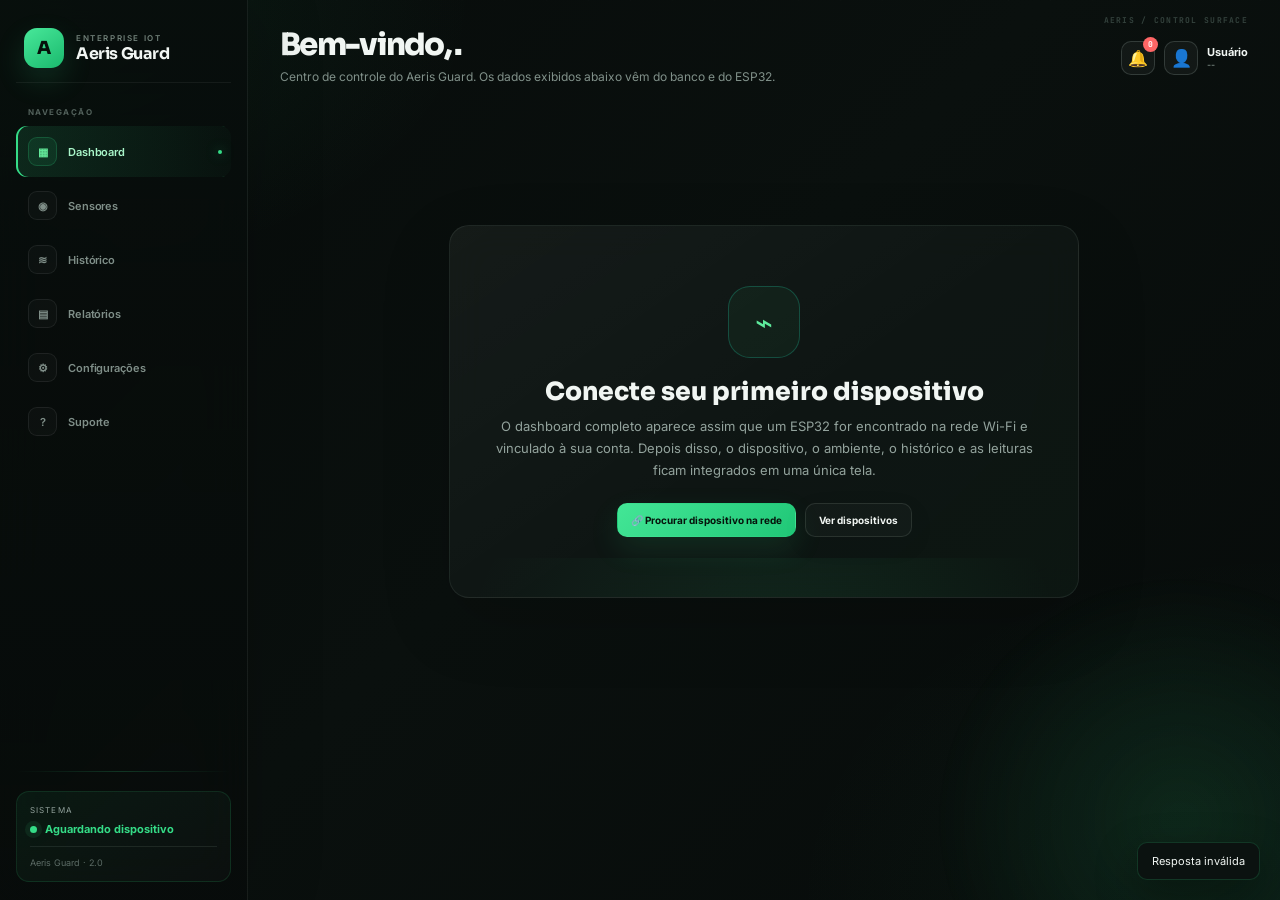
<file: view/html/dashboard.html>
<?php
session_start();
if (empty($_SESSION['user_id']) && empty($_SESSION['id']) && empty($_SESSION['login_id'])) {
    header('Location: acesso.php');
    exit;
}
$userName = htmlspecialchars($_SESSION['usuario'] ?? 'Usuário', ENT_QUOTES, 'UTF-8');
?>
<!DOCTYPE html>
<html lang="pt-BR">
<head>
<meta charset="UTF-8">
<meta name="viewport" content="width=device-width, initial-scale=1.0">
<title>Aeris Guard — Monitoramento</title>
<link rel="preconnect" href="https://fonts.googleapis.com">
<link rel="preconnect" href="https://fonts.gstatic.com" crossorigin>
<link href="https://fonts.googleapis.com/css2?family=Inter:wght@400;500;600;700;800&family=Sora:wght@600;700;800&family=JetBrains+Mono:wght@500;700&display=swap" rel="stylesheet">
<style>
:root{color-scheme:dark;--bg:#070b13;--bg2:#0b1220;--panel:#111827;--panel2:#0e1625;--border:rgba(255,255,255,.08);--border2:rgba(255,255,255,.14);--text:#f4f7fb;--muted:#96a5bb;--faint:#5d6b80;--accent:#20d7b2;--accent2:#42e8c8;--green:#36d67a;--yellow:#ffc857;--orange:#ff8b42;--red:#ff5757;--blue:#5b8cff;--sidebar:228px;--radius:12px;--mono:'JetBrains Mono',monospace;--display:'Sora',sans-serif;--body:'Inter',sans-serif}
*{box-sizing:border-box}html,body{margin:0;min-height:100%;background:radial-gradient(circle at 15% 0,rgba(32,215,178,.09),transparent 28%),radial-gradient(circle at 90% 10%,rgba(91,140,255,.08),transparent 28%),linear-gradient(180deg,var(--bg2),var(--bg))}body{color:var(--text);font-family:var(--body);overflow-x:hidden}button,input,select,textarea{font:inherit}button{color:inherit}a{text-decoration:none;color:inherit}
.app{min-height:100vh;display:grid;grid-template-columns:var(--sidebar) minmax(0,1fr)}.sidebar{position:sticky;top:0;height:100vh;padding:18px 14px;border-right:1px solid var(--border);background:rgba(5,10,18,.82);backdrop-filter:blur(22px);display:flex;flex-direction:column;gap:20px}.brand{display:flex;align-items:center;gap:10px;padding:5px 8px;font-family:var(--display);font-weight:800}.brand-mark{width:34px;height:34px;border-radius:10px;background:rgba(32,215,178,.1);border:1px solid rgba(32,215,178,.35);display:grid;place-items:center;color:var(--accent);box-shadow:0 0 24px rgba(32,215,178,.12)}.brand small{display:block;color:var(--muted);font:600 9px var(--body);letter-spacing:.16em;text-transform:uppercase}.brand strong{display:block;font-size:15px}
.nav{display:grid;gap:5px}.nav-button{border:0;background:transparent;border-radius:10px;padding:11px 12px;display:flex;align-items:center;gap:11px;color:var(--muted);cursor:pointer;font-weight:600;text-align:left;transition:.18s}.nav-button:hover{background:rgba(255,255,255,.04);color:var(--text)}.nav-button.active{background:linear-gradient(90deg,rgba(32,215,178,.16),rgba(32,215,178,.035));color:var(--accent);box-shadow:inset 2px 0 var(--accent)}.nav-icon{width:25px;height:25px;border:1px solid var(--border2);border-radius:8px;display:grid;place-items:center;font-size:12px;background:rgba(255,255,255,.025)}
.sidebar-bottom{margin-top:auto;display:grid;gap:10px}.system-box{border:1px solid var(--border);border-radius:var(--radius);padding:12px;background:rgba(255,255,255,.025)}.system-box small{color:var(--muted);display:block;margin-bottom:7px}.live-line{display:flex;align-items:center;gap:8px;color:var(--green);font-size:12px;font-weight:700}.dot{width:7px;height:7px;border-radius:50%;background:currentColor;box-shadow:0 0 0 5px rgba(54,214,122,.09)}.version{margin-top:10px;padding-top:10px;border-top:1px solid var(--border);font-size:11px;color:var(--faint)}
.main{min-width:0;padding:18px 22px 30px}.view{display:none;animation:enter .25s ease}.view.active{display:block}@keyframes enter{from{opacity:0;transform:translateY(5px)}to{opacity:1;transform:none}}
.topbar{display:flex;justify-content:space-between;align-items:center;gap:16px;margin-bottom:16px}.title h1{font:800 clamp(22px,2vw,30px)/1.1 var(--display);margin:0 0 5px;letter-spacing:-.03em}.title p{margin:0;color:var(--muted);font-size:12px}.toolbar{display:flex;align-items:center;gap:8px;flex-wrap:wrap;justify-content:flex-end}.btn{border:1px solid var(--border2);border-radius:9px;background:rgba(255,255,255,.04);padding:9px 12px;color:var(--text);cursor:pointer;font-size:12px;font-weight:700;transition:.18s;display:inline-flex;align-items:center;justify-content:center;gap:7px}.btn:hover{border-color:rgba(32,215,178,.38);background:rgba(32,215,178,.07);transform:translateY(-1px)}.btn.primary{background:linear-gradient(135deg,var(--accent),#30e0a9);border-color:transparent;color:#03150f}.btn.danger{color:#ffb0b0;border-color:rgba(255,87,87,.3);background:rgba(255,87,87,.08)}.btn.small{padding:7px 9px;font-size:11px}.btn:disabled{opacity:.5;cursor:not-allowed;transform:none}
.card{background:linear-gradient(180deg,rgba(255,255,255,.035),transparent),rgba(14,22,37,.88);border:1px solid var(--border);border-radius:var(--radius);box-shadow:0 20px 60px rgba(0,0,0,.18);backdrop-filter:blur(18px)}.pad{padding:18px}.card-head{display:flex;align-items:flex-start;justify-content:space-between;gap:12px}.card-title{font-size:13px;text-transform:uppercase;letter-spacing:.04em;margin:0;font-weight:800}.card-sub{color:var(--muted);font-size:11px;margin:5px 0 0}.pill{display:inline-flex;align-items:center;gap:7px;border:1px solid var(--border);background:rgba(255,255,255,.035);padding:6px 9px;border-radius:999px;font-size:10px;color:var(--muted);white-space:nowrap}.pill.live{color:var(--green)}.pill.warn{color:var(--yellow)}.pill.bad{color:var(--red)}
.device-bar{display:grid;grid-template-columns:minmax(220px,1fr) auto auto;gap:10px;align-items:end;margin-bottom:14px}.field{display:grid;gap:6px}.field label{font-size:10px;color:var(--muted);font-weight:700;text-transform:uppercase;letter-spacing:.05em}.input{width:100%;border:1px solid var(--border);border-radius:9px;background:#0b1321;color:var(--text);padding:10px 11px;outline:none}.input:focus{border-color:rgba(32,215,178,.55);box-shadow:0 0 0 4px rgba(32,215,178,.08)}textarea.input{min-height:110px;resize:vertical}.device-status{display:flex;align-items:center;gap:8px;height:38px;padding:0 12px;border:1px solid var(--border);border-radius:9px;color:var(--muted);font-size:11px}
.empty{min-height:68vh;display:grid;place-items:center}.empty-card{max-width:680px;text-align:center;padding:48px 34px}.empty-icon{width:68px;height:68px;margin:0 auto 18px;border-radius:20px;border:1px solid rgba(32,215,178,.25);background:rgba(32,215,178,.08);display:grid;place-items:center;font-size:30px}.empty-card h2{font:800 25px var(--display);margin:0 0 8px}.empty-card p{max-width:540px;margin:0 auto 22px;color:var(--muted);line-height:1.7;font-size:13px}.empty-actions{display:flex;justify-content:center;gap:9px;flex-wrap:wrap}
.dashboard-grid{display:grid;grid-template-columns:365px minmax(0,1fr);gap:14px;align-items:start}.stack{display:grid;gap:14px}.status-card{min-height:450px}.gauge{position:relative;width:min(100%,320px);margin:10px auto 0}.gauge svg{width:100%;height:auto;overflow:visible}.gauge-center{position:absolute;left:50%;top:92px;transform:translateX(-50%);text-align:center;width:220px}.status-icon{width:40px;height:40px;border-radius:50%;display:grid;place-items:center;margin:0 auto 7px;background:rgba(54,214,122,.08);font-size:18px;color:var(--status-color,var(--green))}.status-label{font:800 16px var(--display);text-transform:uppercase;color:var(--status-color,var(--green))}.status-message{color:var(--muted);font-size:11px;margin:5px 0 9px}.ppm{font:800 45px var(--mono);line-height:1}.ppm-unit{color:var(--muted);font-size:12px;margin-top:3px}.gauge-scale{display:flex;justify-content:space-between;padding:0 32px;color:var(--faint);font-size:10px;margin-top:-12px}.meta-grid{display:grid;grid-template-columns:1fr 1fr;gap:8px;margin-top:8px}.meta{border:1px solid var(--border);background:rgba(255,255,255,.025);border-radius:9px;padding:10px}.meta span{display:block;color:var(--muted);font-size:9px;text-transform:uppercase;letter-spacing:.05em;margin-bottom:5px}.meta strong{font-size:11px;overflow-wrap:anywhere}
.chart-card{padding:0;overflow:hidden}.chart-head{padding:17px 18px 0}.chart-actions{display:flex;gap:6px;align-items:center;flex-wrap:wrap}.range.active{color:var(--accent);border-color:rgba(32,215,178,.35);background:rgba(32,215,178,.07)}.chart-wrap{height:310px;padding:12px 14px 0;position:relative}.chart-wrap svg{width:100%;height:100%}.chart-tip{position:absolute;display:none;pointer-events:none;padding:7px 9px;background:#070c15;border:1px solid var(--border2);border-radius:8px;font-size:10px;box-shadow:0 12px 30px rgba(0,0,0,.35)}.chart-tip.show{display:grid;gap:2px}.chart-tip strong{font:700 12px var(--mono)}.summary{display:grid;grid-template-columns:repeat(4,1fr);border-top:1px solid var(--border)}.summary-cell{padding:12px 14px;border-right:1px solid var(--border)}.summary-cell:last-child{border-right:0}.summary-cell span{display:block;color:var(--muted);font-size:9px;text-transform:uppercase}.summary-cell strong{font:700 18px var(--mono)}.summary-cell small{color:var(--muted)}
.metrics{display:grid;grid-template-columns:repeat(4,1fr);gap:10px}.metric{padding:13px;display:grid;gap:8px}.metric-top{display:flex;gap:9px;align-items:center}.metric-icon{width:30px;height:30px;border-radius:9px;display:grid;place-items:center;background:rgba(32,215,178,.08);color:var(--accent);font:700 10px var(--mono)}.metric span{color:var(--muted);font-size:10px}.metric strong{display:block;font:700 18px var(--mono);margin-top:2px}.metric small{color:var(--faint);font-size:9px}.progress{height:4px;background:rgba(255,255,255,.06);border-radius:99px;overflow:hidden}.progress i{display:block;height:100%;background:linear-gradient(90deg,var(--accent),var(--blue));border-radius:inherit}
.events{display:grid;gap:9px}.event{display:grid;grid-template-columns:8px 1fr auto;gap:9px;align-items:start}.event i{width:7px;height:7px;border-radius:50%;margin-top:4px;background:var(--green);box-shadow:0 0 0 5px rgba(54,214,122,.08)}.event.warn i{background:var(--yellow)}.event.bad i{background:var(--red)}.event strong{font-size:11px}.event p{margin:2px 0 0;color:var(--muted);font-size:10px}.event time{color:var(--faint);font:500 9px var(--mono)}
.sensor-grid{display:grid;grid-template-columns:repeat(3,1fr);gap:10px}.sensor{padding:13px}.sensor header{display:flex;justify-content:space-between;gap:8px;align-items:center}.sensor h3{font-size:12px;margin:0}.reading{display:flex;align-items:baseline;gap:5px;margin:9px 0}.reading strong{font:700 24px var(--mono)}.reading span{font-size:10px;color:var(--muted)}.sensor-foot{display:flex;justify-content:space-between;align-items:center;color:var(--muted);font-size:9px}.online{color:var(--green)}.offline{color:var(--red)}
.table-card{overflow:auto}.table{width:100%;border-collapse:collapse;min-width:720px}.table th,.table td{padding:11px 13px;border-bottom:1px solid var(--border);text-align:left;font-size:11px}.table th{font-size:9px;text-transform:uppercase;letter-spacing:.06em;color:var(--muted);background:rgba(255,255,255,.025);cursor:default}.table tr:hover td{background:rgba(255,255,255,.018)}.status{display:inline-flex;padding:5px 8px;border-radius:999px;font-size:9px;font-weight:800;text-transform:uppercase}.status.normal{color:var(--green);background:rgba(54,214,122,.08)}.status.atencao{color:var(--yellow);background:rgba(255,200,87,.08)}.status.perigo{color:var(--red);background:rgba(255,87,87,.08)}.filters{display:grid;grid-template-columns:2fr 1fr 1fr 1fr;gap:8px;margin-bottom:12px}.pagination{display:flex;align-items:center;justify-content:space-between;padding:12px;color:var(--muted);font-size:10px}
.report-summary{display:grid;grid-template-columns:repeat(5,1fr);gap:10px;margin-bottom:12px}.report-box{padding:13px}.report-box span{display:block;color:var(--muted);font-size:9px;text-transform:uppercase}.report-box strong{font:700 19px var(--mono);display:block;margin-top:5px}.report-table{margin-top:12px}
.settings-layout{display:grid;grid-template-columns:200px minmax(0,1fr);gap:12px}.settings-nav{padding:10px;display:grid;gap:5px;height:max-content}.settings-tab{border:0;background:transparent;color:var(--muted);text-align:left;padding:10px;border-radius:8px;cursor:pointer;font-size:11px;font-weight:700}.settings-tab.active,.settings-tab:hover{background:rgba(32,215,178,.08);color:var(--accent)}.settings-pane{display:none}.settings-pane.active{display:block}.form-grid{display:grid;grid-template-columns:repeat(2,1fr);gap:12px}.full{grid-column:1/-1}.switch-list{display:grid;gap:8px}.switch{display:flex;justify-content:space-between;gap:15px;align-items:center;padding:13px;border:1px solid var(--border);border-radius:9px;background:rgba(255,255,255,.02)}.switch strong{font-size:11px}.switch span{display:block;color:var(--muted);font-size:9px;font-weight:400;margin-top:3px}.switch input{appearance:none;width:40px;height:22px;border-radius:99px;background:#263244;position:relative;cursor:pointer}.switch input:before{content:'';position:absolute;width:16px;height:16px;left:3px;top:3px;border-radius:50%;background:#9aa8bd;transition:.2s}.switch input:checked{background:rgba(32,215,178,.35)}.switch input:checked:before{left:21px;background:var(--accent)}
.profile{display:flex;align-items:center;gap:9px;position:relative}.avatar{width:34px;height:34px;border-radius:10px;border:1px solid var(--border2);background:rgba(255,255,255,.04);display:grid;place-items:center;font-size:17px;cursor:pointer}.profile-name{display:grid}.profile-name strong{font-size:11px}.profile-name span{font-size:9px;color:var(--muted)}.profile-menu{position:absolute;right:0;top:44px;width:210px;padding:8px;display:none;z-index:30}.profile-menu.open{display:block}.profile-menu button{width:100%;border:0;background:transparent;text-align:left;padding:9px;border-radius:8px;cursor:pointer;font-size:11px}.profile-menu button:hover{background:rgba(255,255,255,.05)}
.notification{position:relative}.bell{width:34px;height:34px;border:1px solid var(--border2);border-radius:10px;background:rgba(255,255,255,.04);cursor:pointer}.badge{position:absolute;right:-3px;top:-4px;min-width:15px;height:15px;border-radius:99px;background:var(--red);color:#fff;font:700 8px var(--mono);display:grid;place-items:center;padding:0 4px}.notification-panel{position:absolute;right:0;top:44px;width:320px;max-height:420px;overflow:auto;padding:10px;display:none;z-index:30}.notification-panel.open{display:block}.notice{padding:10px;border-bottom:1px solid var(--border)}.notice:last-child{border-bottom:0}.notice strong{font-size:10px}.notice p{margin:3px 0;color:var(--muted);font-size:9px;line-height:1.5}.notice time{color:var(--faint);font:9px var(--mono)}
.support-layout{display:grid;grid-template-columns:250px minmax(0,1fr) 290px;gap:12px}.tickets{display:grid;gap:6px;margin-top:12px}.ticket{border:1px solid var(--border);background:transparent;border-radius:9px;padding:10px;text-align:left;cursor:pointer}.ticket.active,.ticket:hover{background:rgba(32,215,178,.06);border-color:rgba(32,215,178,.2)}.ticket strong{font-size:10px;display:block}.ticket span{display:block;color:var(--muted);font-size:9px;margin-top:3px}.messages{height:420px;overflow:auto;padding:16px;display:grid;align-content:start;gap:10px}.message{max-width:78%;padding:10px;border-radius:10px;background:rgba(255,255,255,.04);border:1px solid var(--border)}.message.me{margin-left:auto;background:rgba(32,215,178,.08);border-color:rgba(32,215,178,.18)}.message strong{font-size:9px}.message p{font-size:10px;line-height:1.55;margin:4px 0}.message small{color:var(--faint);font-size:8px}.compose{display:grid;grid-template-columns:1fr auto;gap:8px;padding:12px;border-top:1px solid var(--border)}.contact{display:grid;gap:8px}.contact .meta strong{font-size:10px}
.modal{position:fixed;inset:0;background:rgba(0,0,0,.68);backdrop-filter:blur(7px);display:none;place-items:center;padding:18px;z-index:50}.modal.open{display:grid}.modal-card{width:min(760px,96vw);max-height:90vh;overflow:auto}.modal-title{font:800 18px var(--display);margin:0}.modal-actions{display:flex;justify-content:flex-end;gap:8px;margin-top:4px}.icon-grid{display:grid;grid-template-columns:repeat(8,1fr);gap:7px}.icon-choice{border:1px solid var(--border);background:rgba(255,255,255,.025);border-radius:9px;padding:10px;cursor:pointer;font-size:20px}.icon-choice.active,.icon-choice:hover{border-color:rgba(32,215,178,.4);background:rgba(32,215,178,.08)}
.toast{position:fixed;right:20px;bottom:20px;z-index:100;background:#0a111d;border:1px solid var(--border2);border-radius:10px;padding:11px 14px;box-shadow:0 15px 40px rgba(0,0,0,.4);font-size:11px;transform:translateY(20px);opacity:0;pointer-events:none;transition:.2s}.toast.show{opacity:1;transform:none}
@media(max-width:1150px){:root{--sidebar:190px}.dashboard-grid{grid-template-columns:1fr}.metrics{grid-template-columns:repeat(2,1fr)}.support-layout{grid-template-columns:1fr 1fr}.support-layout>:last-child{grid-column:1/-1}.report-summary{grid-template-columns:repeat(3,1fr)}}
@media(max-width:780px){.app{grid-template-columns:1fr}.sidebar{position:static;height:auto;padding:10px;display:block}.brand{margin-bottom:8px}.nav{grid-template-columns:repeat(3,1fr)}.nav-button{justify-content:center;padding:8px;font-size:10px}.nav-button span:last-child{display:none}.sidebar-bottom{display:none}.main{padding:14px}.topbar{align-items:flex-start;flex-direction:column}.toolbar{justify-content:flex-start}.device-bar,.filters,.settings-layout,.support-layout,.form-grid{grid-template-columns:1fr}.metrics,.sensor-grid,.report-summary{grid-template-columns:1fr 1fr}.summary{grid-template-columns:1fr 1fr}.summary-cell{border-bottom:1px solid var(--border)}.profile-name{display:none}.notification-panel,.profile-menu{right:-5px;width:min(320px,calc(100vw - 28px))}.icon-grid{grid-template-columns:repeat(4,1fr)}}
@media(max-width:500px){.metrics,.sensor-grid,.report-summary{grid-template-columns:1fr}.title p{max-width:90vw}}

/* =========================================================
   AERIS GUARD — PRODUCT UI / VISUAL SYSTEM REFRESH
   Design direction: calm density + editorial hierarchy +
   technical atmosphere. No functional selectors changed.
   ========================================================= */
:root{
  --bg:#070b0a;
  --bg2:#0b1110;
  --panel:#101715;
  --panel2:#0d1412;
  --panel3:#121b18;
  --border:rgba(229,255,243,.085);
  --border2:rgba(229,255,243,.15);
  --text:#f1f6f3;
  --muted:#93a39d;
  --faint:#5d6c66;
  --accent:#35dc87;
  --accent2:#79efad;
  --green:#35dc87;
  --yellow:#e9bd5e;
  --orange:#ef8b52;
  --red:#ff6666;
  --blue:#76a8ff;
  --sidebar:248px;
  --radius:16px;
  --mono:'JetBrains Mono',monospace;
  --display:'Sora',sans-serif;
  --body:'Inter',sans-serif;
}
html,body{
  background:
    radial-gradient(700px 420px at 0% 0%,rgba(53,220,135,.085),transparent 68%),
    radial-gradient(700px 500px at 100% 100%,rgba(53,220,135,.055),transparent 70%),
    linear-gradient(135deg,#070b0a 0%,#0a100e 48%,#070b0a 100%);
}
body{position:relative;isolation:isolate}
body:before{
  content:"";position:fixed;inset:0;pointer-events:none;z-index:-1;opacity:.28;
  background-image:linear-gradient(rgba(255,255,255,.025) 1px,transparent 1px),linear-gradient(90deg,rgba(255,255,255,.025) 1px,transparent 1px);
  background-size:42px 42px;
  mask-image:linear-gradient(to bottom,rgba(0,0,0,.9),transparent 86%);
}
body:after{
  content:"";position:fixed;right:-160px;bottom:-180px;width:520px;height:520px;border-radius:50%;pointer-events:none;z-index:-1;
  background:radial-gradient(circle,rgba(53,220,135,.10),transparent 66%);filter:blur(10px);
}
.app{grid-template-columns:var(--sidebar) minmax(0,1fr);max-width:1720px;margin:0 auto;min-height:100vh}
.sidebar{
  position:sticky;top:0;height:100vh;padding:24px 16px 18px;
  background:linear-gradient(180deg,rgba(8,14,12,.93),rgba(7,11,10,.76));
  border-right:1px solid rgba(229,255,243,.075);backdrop-filter:blur(24px);
  box-shadow:18px 0 60px rgba(0,0,0,.12);gap:24px;z-index:20;
}
.sidebar:after{content:"";position:absolute;left:16px;right:16px;bottom:128px;height:1px;background:linear-gradient(90deg,transparent,rgba(53,220,135,.2),transparent)}
.brand{padding:4px 8px 14px;gap:12px;border-bottom:1px solid rgba(229,255,243,.06)}
.brand-mark{width:40px;height:40px;border-radius:13px;background:linear-gradient(145deg,#48e89a,#1ab96d);color:#06110b;border:0;box-shadow:0 12px 30px rgba(53,220,135,.16);font-size:18px}
.brand small{font-size:8px;color:#71817a;letter-spacing:.2em}.brand strong{font-size:16px;letter-spacing:-.025em}
.nav{gap:3px}.nav:before{content:"NAVEGAÇÃO";padding:0 12px 6px;color:#52615b;font:700 8px var(--body);letter-spacing:.18em}
.nav-button{position:relative;border-radius:11px;padding:11px 12px;color:#7f8e88;font-size:11px;letter-spacing:-.01em}
.nav-button:after{content:"";position:absolute;right:9px;width:4px;height:4px;border-radius:50%;background:transparent;transition:.18s}
.nav-button:hover{background:rgba(255,255,255,.035);color:#e4ece8}.nav-button.active{background:linear-gradient(90deg,rgba(53,220,135,.13),rgba(53,220,135,.025));color:#a9f5c9;box-shadow:inset 2px 0 #35dc87}.nav-button.active:after{background:#35dc87;box-shadow:0 0 12px rgba(53,220,135,.65)}
.nav-icon{width:29px;height:29px;border-radius:9px;background:rgba(255,255,255,.025);border-color:rgba(255,255,255,.07);font-size:11px}.nav-button.active .nav-icon{background:rgba(53,220,135,.09);border-color:rgba(53,220,135,.2);color:#63e99a}
.sidebar-bottom{gap:12px}.system-box{border-radius:13px;background:linear-gradient(145deg,rgba(53,220,135,.065),rgba(255,255,255,.018));padding:13px;border-color:rgba(53,220,135,.13)}.system-box small{font-size:8px;letter-spacing:.14em;text-transform:uppercase}.live-line{font-size:11px}.version{font-size:9px}
.main{padding:28px 32px 44px;position:relative;min-width:0}
.main:before{content:"AERIS / CONTROL SURFACE";position:absolute;top:15px;right:32px;color:#34423d;font:700 8px var(--mono);letter-spacing:.16em}
.topbar{margin-bottom:18px;min-height:58px}.title{min-width:0}.title h1{font-size:clamp(26px,2.4vw,35px);letter-spacing:-.055em}.title p{font-size:12px;max-width:650px;line-height:1.7;color:#81918a}.toolbar{gap:9px}
.btn{border-radius:10px;padding:10px 13px;background:rgba(255,255,255,.025);border-color:rgba(229,255,243,.105);font-size:10px;box-shadow:0 8px 24px rgba(0,0,0,.08)}.btn:hover{background:rgba(53,220,135,.06);border-color:rgba(53,220,135,.28);box-shadow:0 10px 28px rgba(0,0,0,.15)}.btn.primary{background:linear-gradient(135deg,#43e696,#20c777);box-shadow:0 12px 30px rgba(53,220,135,.12);color:#06120b}.btn.primary:hover{filter:saturate(1.05);box-shadow:0 16px 38px rgba(53,220,135,.2)}
.card{background:linear-gradient(145deg,rgba(255,255,255,.038),rgba(255,255,255,.012) 55%,rgba(53,220,135,.018)),rgba(12,19,17,.92);border-color:rgba(229,255,243,.075);border-radius:var(--radius);box-shadow:0 24px 70px rgba(0,0,0,.16);backdrop-filter:blur(18px)}
.card:hover{border-color:rgba(229,255,243,.105)}
.card-title{font-size:11px;letter-spacing:.08em}.card-sub{font-size:10px;line-height:1.55;color:#73827c}
.device-bar{padding:10px;border:1px solid rgba(229,255,243,.07);border-radius:14px;background:rgba(255,255,255,.018);grid-template-columns:minmax(240px,1fr) auto auto;gap:9px;margin-bottom:13px;box-shadow:0 14px 40px rgba(0,0,0,.1)}
.field label{font-size:8px;letter-spacing:.14em;color:#6f7e78}.input{border-radius:10px;background:#0b1110;border-color:rgba(229,255,243,.085);padding:11px 12px;font-size:11px}.input:focus{border-color:rgba(53,220,135,.48);box-shadow:0 0 0 4px rgba(53,220,135,.065)}.device-status{height:40px;border-radius:10px;background:rgba(53,220,135,.025);border-color:rgba(53,220,135,.11);padding:0 13px}
/* Whole-page overview: establishes hierarchy before any individual widget */
.aeris-overview{position:relative;display:grid;grid-template-columns:minmax(0,1.35fr) minmax(360px,.65fr);gap:20px;align-items:end;margin:0 0 14px;padding:22px 24px 20px;border:1px solid rgba(229,255,243,.07);border-radius:18px;overflow:hidden;background:linear-gradient(110deg,rgba(53,220,135,.055),rgba(255,255,255,.018) 48%,rgba(53,220,135,.025));box-shadow:0 24px 70px rgba(0,0,0,.14)}
.aeris-overview:before{content:"";position:absolute;width:280px;height:280px;left:-130px;top:-150px;border-radius:50%;background:radial-gradient(circle,rgba(53,220,135,.13),transparent 68%);pointer-events:none}.aeris-overview:after{content:"01";position:absolute;right:22px;top:16px;color:rgba(143,163,153,.12);font:700 58px/1 var(--mono);letter-spacing:-.08em}
.overview-main{position:relative;z-index:1}.overview-kicker{display:flex;align-items:center;gap:8px;color:#7f9289;font:700 8px var(--mono);letter-spacing:.16em;margin-bottom:9px}.live-dot{width:6px;height:6px;border-radius:50%;background:#35dc87;box-shadow:0 0 0 5px rgba(53,220,135,.08),0 0 14px rgba(53,220,135,.45)}
.overview-main h2{margin:0;font:700 clamp(21px,2.2vw,31px)/1.08 var(--display);letter-spacing:-.055em;max-width:760px}.overview-main h2 em{font-style:normal;color:#57e899}.overview-main p{margin:9px 0 0;color:#84938d;font-size:11px;line-height:1.65;max-width:690px}.overview-facts{position:relative;z-index:1;display:grid;grid-template-columns:repeat(3,1fr);gap:7px;align-self:stretch}.overview-fact{min-width:0;padding:11px 12px;border:1px solid rgba(229,255,243,.065);border-radius:11px;background:rgba(5,10,8,.22);display:flex;flex-direction:column;justify-content:center}.overview-fact span{font:700 7px var(--mono);color:#61716a;letter-spacing:.14em;text-transform:uppercase}.overview-fact strong{margin-top:6px;color:#dce8e2;font:600 11px var(--body);overflow:hidden;text-overflow:ellipsis;white-space:nowrap}
.dashboard-grid{grid-template-columns:minmax(310px,390px) minmax(0,1fr);gap:13px}.stack{gap:13px}.status-card{min-height:420px;background:radial-gradient(circle at 50% 48%,rgba(53,220,135,.045),transparent 35%),linear-gradient(145deg,rgba(255,255,255,.035),transparent 55%),rgba(12,19,17,.94)}
.gauge{width:min(100%,295px);margin:5px auto 0}.gauge-center{top:86px}.status-icon{width:36px;height:36px}.status-label{font-size:14px}.ppm{font-size:41px}.gauge-scale{font-size:9px}.meta-grid{gap:7px}.meta{padding:9px;border-radius:10px}.meta span{font-size:8px;color:#687770}.meta strong{font-size:10px}
.chart-card{min-height:405px}.chart-head{padding:19px 20px 0}.chart-wrap{height:295px;padding:14px 18px 0}.summary-cell{padding:12px 15px}.summary-cell strong{font-size:17px}
.metrics{gap:9px}.metric{padding:13px;border-radius:14px;min-height:98px}.metric-icon{width:28px;height:28px;border-radius:8px;background:rgba(53,220,135,.06);border-color:rgba(53,220,135,.1)}.metric span{font-size:9px}.metric strong{font-size:17px}.progress{background:rgba(255,255,255,.045)}.progress i{background:linear-gradient(90deg,#35dc87,#8ee8b3)}
.events{gap:6px}.event{padding:8px 0;border-bottom:1px solid rgba(255,255,255,.045)}.event:last-child{border-bottom:0}.event strong{font-size:10px}.event p{font-size:9px}.event time{font-size:8px}
.sensor-grid{gap:8px}.sensor{padding:12px;border-radius:12px;background:rgba(255,255,255,.018)}.sensor h3{font-size:10px}.reading strong{font-size:21px}.sensor-foot{font-size:8px}
.table-card{border-radius:14px}.table{min-width:780px}.table th{background:rgba(255,255,255,.02);font-size:8px;color:#718079}.table td{font-size:10px;padding:12px 13px}.table tr:hover td{background:rgba(53,220,135,.025)}
.report-summary{gap:9px}.report-box{padding:15px;min-height:88px}.report-box span{font-size:8px}.report-box strong{font-size:20px}
.settings-layout{grid-template-columns:190px minmax(0,1fr);gap:10px}.settings-nav{padding:8px}.settings-tab{font-size:10px}.switch{border-radius:11px;background:rgba(255,255,255,.015)}
.empty{min-height:68vh}.empty-card{padding:60px 44px;border-radius:20px;position:relative;overflow:hidden}.empty-card:before{content:"";position:absolute;inset:auto -20% -65% -20%;height:280px;background:radial-gradient(circle,rgba(53,220,135,.1),transparent 67%);pointer-events:none}.empty-icon{width:72px;height:72px;border-radius:22px;color:#5eea9c;background:rgba(53,220,135,.055)}
.notification-panel,.profile-menu{background:rgba(12,19,17,.97)}
.modal{background:rgba(2,6,5,.78)}.modal-card{border-color:rgba(53,220,135,.12)}
.toast{background:#0b1210;border-color:rgba(53,220,135,.18)}
/* Other views inherit the same product language */
#view-sensores .card.pad,#view-historico .card,#view-relatorios .card,#view-configuracoes .card,#view-suporte .card{box-shadow:0 20px 60px rgba(0,0,0,.13)}
#view-sensores .topbar,#view-historico .topbar,#view-relatorios .topbar,#view-configuracoes .topbar,#view-suporte .topbar{padding-bottom:4px}
#view-sensores .table-card,#view-historico .table-card{background:linear-gradient(145deg,rgba(255,255,255,.025),rgba(255,255,255,.01)),rgba(10,16,14,.9)}
#view-relatorios .report-summary .card:nth-child(1){background:linear-gradient(145deg,rgba(53,220,135,.08),rgba(255,255,255,.015))}
/* responsive: reorganize rather than simply shrink */
@media(max-width:1250px){
  .main{padding:25px 24px 40px}.aeris-overview{grid-template-columns:1fr}.overview-facts{grid-template-columns:repeat(3,1fr)}
  .dashboard-grid{grid-template-columns:1fr}.status-card{min-height:0}.gauge{max-width:310px}
}
@media(max-width:900px){
  :root{--sidebar:205px}.main{padding:22px 18px 34px}.main:before{display:none}.aeris-overview{padding:20px}.overview-main h2{font-size:25px}.overview-facts{grid-template-columns:repeat(3,1fr)}
  .metrics{grid-template-columns:repeat(2,1fr)}
}
@media(max-width:780px){
  .app{display:block}.sidebar{position:sticky;top:0;height:auto;padding:9px 10px;display:block;border-right:0;border-bottom:1px solid rgba(229,255,243,.08);box-shadow:0 12px 30px rgba(0,0,0,.16)}.sidebar:after{display:none}.brand{border:0;margin:0;padding:3px 4px 9px}.brand-mark{width:34px;height:34px}.brand strong{font-size:14px}.nav{grid-template-columns:repeat(6,1fr);gap:4px}.nav:before{display:none}.nav-button{justify-content:center;padding:7px 4px;min-height:40px}.nav-button span:last-child{display:none}.nav-icon{width:27px;height:27px}.sidebar-bottom{display:none}.main{padding:16px 13px 30px}.topbar{margin-bottom:13px}.title h1{font-size:27px}.title p{font-size:11px}.aeris-overview{margin-bottom:11px;padding:18px 17px}.overview-main h2{font-size:23px}.overview-facts{gap:5px}.overview-fact{padding:9px}.overview-fact strong{font-size:10px}.device-bar{grid-template-columns:1fr 1fr}.device-bar .field{grid-column:1/-1}.device-bar .btn{width:100%}.dashboard-grid{gap:11px}.chart-card{min-height:0}.chart-wrap{height:260px}.summary{grid-template-columns:repeat(4,1fr)}.summary-cell{padding:10px 8px}.summary-cell strong{font-size:14px}.metrics{gap:7px}.metric{min-height:92px}.support-layout,.settings-layout,.form-grid{grid-template-columns:1fr}
}
@media(max-width:520px){
  .nav{grid-template-columns:repeat(3,1fr)}.nav-button{min-height:38px}.nav-icon{width:25px;height:25px}.aeris-overview:after{font-size:42px;right:14px}.overview-main p{font-size:10px}.overview-facts{grid-template-columns:1fr}.overview-fact{min-height:50px}.device-bar{grid-template-columns:1fr}.device-status{width:100%}.metrics{grid-template-columns:1fr 1fr}.summary{grid-template-columns:1fr 1fr}.summary-cell{border-bottom:1px solid var(--border)}.chart-wrap{height:225px}.status-card{padding:15px}.empty-card{padding:44px 22px}.notification-panel,.profile-menu{right:-5px;width:min(320px,calc(100vw - 24px))}
}
@media(prefers-reduced-motion:reduce){body:before{display:none}.aeris-overview,.card{transition:none!important}}

</style>
</head>
<body>
<div class="app">
<aside class="sidebar">
  <a class="brand" href="#dashboard" data-view="dashboard"><span class="brand-mark">A</span><span><small>Enterprise IoT</small><strong>Aeris Guard</strong></span></a>
  <nav class="nav">
    <button class="nav-button active" data-view="dashboard"><span class="nav-icon">▦</span><span data-i18n="dashboard">Dashboard</span></button>
    <button class="nav-button" data-view="sensores"><span class="nav-icon">◉</span><span data-i18n="sensors">Sensores</span></button>
    <button class="nav-button" data-view="historico"><span class="nav-icon">≋</span><span data-i18n="history">Histórico</span></button>
    <button class="nav-button" data-view="relatorios"><span class="nav-icon">▤</span><span data-i18n="reports">Relatórios</span></button>
    <button class="nav-button" data-view="configuracoes"><span class="nav-icon">⚙</span><span data-i18n="settings">Configurações</span></button>
    <button class="nav-button" data-view="suporte"><span class="nav-icon">?</span><span data-i18n="support">Suporte</span></button>
  </nav>
  <div class="sidebar-bottom"><div class="system-box"><small>Sistema</small><div class="live-line"><i class="dot"></i><strong id="systemText">Aguardando dispositivo</strong></div><div class="version">Aeris Guard · 2.0</div></div></div>
</aside>
<main class="main">
  <section class="view active" id="view-dashboard">
    <div class="topbar">
      <div class="title"><h1>Bem-vindo, <?= $userName ?>.</h1><p>Centro de controle do Aeris Guard. Os dados exibidos abaixo vêm do banco e do ESP32.</p></div>
      <div class="toolbar">
        <div class="notification"><button class="bell" id="bellButton" title="Notificações">🔔</button><span class="badge" id="notificationBadge" hidden>0</span><div class="card notification-panel" id="notificationPanel"><div class="card-head"><strong class="card-title">Notificações</strong><button class="btn small" id="readNotifications">Marcar como lidas</button></div><div id="notificationList" style="margin-top:8px"></div></div></div>
        <div class="profile"><button class="avatar" id="profileAvatar">👤</button><div class="profile-name"><strong id="profileName">Usuário</strong><span id="profileEmail">--</span></div><div class="card profile-menu" id="profileMenu"><button id="openProfile">👤 Meu perfil</button><button data-view="configuracoes">⚙ Configurações</button><button id="logoutButton">↪ Sair</button></div></div>
      </div>
    </div>

    <div id="dashboardConnected" hidden>
      <div class="device-bar">
        <div class="field"><label>Dispositivo ativo</label><select class="input" id="deviceSelector"></select></div>
        <div class="device-status" id="networkStatusBox"><i class="dot"></i><span id="networkStatus">Offline</span></div>
        <button class="btn primary" id="connectButton">＋ Conectar dispositivo</button>
      </div>

      <div class="aeris-overview" aria-label="Resumo do sistema">
        <div class="overview-main">
          <div class="overview-kicker"><span class="live-dot"></span> AERIS GUARD / MONITORAMENTO EM TEMPO REAL</div>
          <h2>Uma visão clara do ambiente, <em>antes que o alerta aconteça.</em></h2>
          <p>Concentração, conectividade e histórico reunidos em uma única experiência de monitoramento.</p>
        </div>
        <div class="overview-facts">
          <div class="overview-fact"><span>Ambiente</span><strong id="overviewLocation">--</strong></div>
          <div class="overview-fact"><span>Dispositivo</span><strong id="overviewDevice">--</strong></div>
          <div class="overview-fact"><span>Conexão</span><strong id="overviewNetwork">--</strong></div>
        </div>
      </div>
      <div class="dashboard-grid">
        <div class="stack">
          <article class="card pad status-card" id="statusCard">
            <div class="card-head"><div><h2 class="card-title">Status geral</h2><p class="card-sub">Dispositivo: <b id="selectedDeviceLabel">--</b></p></div><span class="pill live"><i class="dot"></i>Ao vivo</span></div>
            <div class="gauge">
              <svg viewBox="0 0 320 210"><defs><linearGradient id="gaugeGradient" x1="36" y1="164" x2="284" y2="164" gradientUnits="userSpaceOnUse"><stop offset="0" stop-color="#20d7b2"/><stop offset=".48" stop-color="#36d67a"/><stop offset=".7" stop-color="#ffc857"/><stop offset=".84" stop-color="#ff8b42"/><stop offset="1" stop-color="#ff5757"/></linearGradient></defs><path d="M42 164 A118 118 0 0 1 278 164" fill="none" stroke="rgba(255,255,255,.07)" stroke-width="12" stroke-linecap="round"/><path d="M42 164 A118 118 0 0 1 278 164" fill="none" stroke="url(#gaugeGradient)" stroke-width="12" stroke-linecap="round"/><path id="gaugeNeedle" d="M160 164 L160 62" stroke="var(--status-color,#36d67a)" stroke-width="4" stroke-linecap="round"/><circle cx="160" cy="164" r="8" fill="var(--status-color,#36d67a)"/></svg>
              <div class="gauge-center"><div class="status-icon" id="statusIcon">✓</div><div class="status-label" id="statusLabel">Seguro</div><div class="status-message" id="statusMessage">Aguardando leitura</div><div class="ppm" id="currentPpm">--</div><div class="ppm-unit">ppm</div></div>
            </div><div class="gauge-scale"><span>0 ppm</span><span id="gaugeMax">700+ ppm</span></div>
            <div class="meta-grid"><div class="meta"><span>Última leitura</span><strong id="lastReadingTime">--</strong></div><div class="meta"><span>Local</span><strong id="selectedLocationLabel">--</strong></div><div class="meta"><span>IP / Wi-Fi</span><strong id="ipAddress">--</strong></div><div class="meta"><span>Estado</span><strong id="systemState">--</strong></div></div>
          </article>
          <article class="card pad"><div class="card-head"><h2 class="card-title">Eventos recentes</h2><button class="btn small" data-view="historico">Ver histórico</button></div><div class="events" id="eventList" style="margin-top:14px"></div></article>
        </div>
        <div class="stack">
          <article class="card chart-card"><div class="card-head chart-head"><div><h2 class="card-title">Análise de concentração de GLP (ppm)</h2><p class="card-sub">Leituras reais gravadas pelo ESP32.</p></div><div class="chart-actions"><button class="btn small range active" data-range="today">Hoje</button><button class="btn small range" data-range="24h">24h</button><button class="btn small range" data-range="all">Tudo</button></div></div><div class="chart-wrap" id="chartWrap"><svg id="mainChart" viewBox="0 0 920 310" preserveAspectRatio="none"><g id="chartGrid"></g><path id="chartArea" fill="rgba(32,215,178,.10)"></path><path id="chartLine" fill="none" stroke="#20d7b2" stroke-width="3" stroke-linecap="round" stroke-linejoin="round"></path><g id="chartPoints"></g><line id="hoverLine" y1="18" y2="280" stroke="rgba(255,255,255,.2)" opacity="0"/><circle id="hoverDot" r="5" fill="#20d7b2" stroke="#fff" stroke-width="2" opacity="0"/></svg><div class="chart-tip" id="chartTip"></div></div><div class="summary"><div class="summary-cell"><span>Mínimo</span><strong id="statMin">--</strong> <small>ppm</small></div><div class="summary-cell"><span>Média</span><strong id="statAvg">--</strong> <small>ppm</small></div><div class="summary-cell"><span>Máximo</span><strong id="statMax">--</strong> <small>ppm</small></div><div class="summary-cell"><span>Última leitura</span><strong id="statLast">--</strong> <small>ppm</small></div></div></article>
          <div class="metrics"><article class="card metric"><div class="metric-top"><div class="metric-icon">PPM</div><div><span>Média</span><strong id="metricAvg">--</strong><small>hoje</small></div></div><div class="progress"><i id="avgProgress" style="width:0"></i></div></article><article class="card metric"><div class="metric-top"><div class="metric-icon">Wi</div><div><span>Comunicação</span><strong id="metricWifi">--</strong><small>rede Wi-Fi</small></div></div><div class="progress"><i id="wifiProgress" style="width:0"></i></div></article><article class="card metric"><div class="metric-top"><div class="metric-icon">SN</div><div><span>Dispositivos</span><strong id="metricDevices">0/0</strong><small>online</small></div></div><div class="progress"><i id="deviceProgress" style="width:0"></i></div></article><article class="card metric"><div class="metric-top"><div class="metric-icon">DB</div><div><span>Banco</span><strong id="lastUpdate">--</strong><small>última sincronização</small></div></div><div class="progress"><i style="width:100%"></i></div></article></div>
          <article class="card pad"><div class="card-head"><div><h2 class="card-title">Dispositivos instalados</h2><p class="card-sub">Selecione um dispositivo para fundir seus dados ao dashboard.</p></div><button class="btn small" data-view="sensores">Gerenciar</button></div><div class="sensor-grid" id="dashboardSensors" style="margin-top:12px"></div></article>
        </div>
      </div>
    </div>
    <div id="dashboardEmpty" class="empty"><div class="card empty-card"><div class="empty-icon">⌁</div><h2>Conecte seu primeiro dispositivo</h2><p>O dashboard completo aparece assim que um ESP32 for encontrado na rede Wi-Fi e vinculado à sua conta. Depois disso, o dispositivo, o ambiente, o histórico e as leituras ficam integrados em uma única tela.</p><div class="empty-actions"><button class="btn primary" id="connectEmpty">🔗 Procurar dispositivo na rede</button><button class="btn" data-view="sensores">Ver dispositivos</button></div></div></div>
  </section>

  <section class="view" id="view-sensores"><div class="topbar"><div class="title"><h1>Sensores</h1><p>Descubra ESP32 pela presença Wi-Fi, vincule o dispositivo e defina o ambiente instalado.</p></div><div class="toolbar"><button class="btn primary" id="discoverButton">⌁ Procurar na rede</button><button class="btn" id="newLocationButton">＋ Novo ambiente</button></div></div><div class="card pad" style="margin-bottom:12px"><div class="card-head"><div><h2 class="card-title">Dispositivos da sua conta</h2><p class="card-sub">Tudo aqui é persistido no MySQL.</p></div><span class="pill" id="deviceCountPill">0 dispositivos</span></div></div><div class="card table-card"><table class="table"><thead><tr><th>Nome</th><th>ESP32</th><th>Ambiente</th><th>Sensor</th><th>Status</th><th>Última leitura</th><th>Ações</th></tr></thead><tbody id="sensorTable"></tbody></table></div></section>

  <section class="view" id="view-historico"><div class="topbar"><div class="title"><h1>Histórico</h1><p>Cada leitura recebida do ESP32 permanece registrada no banco de dados.</p></div><div class="toolbar"><button class="btn" id="historyExport">Exportar CSV</button></div></div><div class="filters"><input class="input" id="historySearch" placeholder="Pesquisar dispositivo ou evento"><select class="input" id="historyStatus"><option value="">Todos os status</option><option value="normal">Normal</option><option value="atencao">Atenção</option><option value="perigo">Perigo</option></select><input class="input" id="historyMin" type="number" placeholder="PPM mínimo"><input class="input" id="historyMax" type="number" placeholder="PPM máximo"></div><div class="card table-card"><table class="table"><thead><tr><th>Data/Hora</th><th>Dispositivo</th><th>Ambiente</th><th>PPM</th><th>Status</th><th>RSSI</th></tr></thead><tbody id="historyTable"></tbody></table><div class="pagination"><span id="historyCount">0 registros</span><div><button class="btn small" id="historyPrev">Anterior</button> <span id="historyPage">1/1</span> <button class="btn small" id="historyNext">Próxima</button></div></div></div></section>

  <section class="view" id="view-relatorios"><div class="topbar"><div class="title"><h1>Relatórios</h1><p>Resumo tabular calculado diretamente das leituras registradas.</p></div><div class="toolbar"><button class="btn" id="reportExport">Exportar CSV</button></div></div><div class="report-summary"><article class="card report-box"><span>Leituras</span><strong id="reportTotal">0</strong></article><article class="card report-box"><span>Média</span><strong id="reportAvg">--</strong></article><article class="card report-box"><span>Máximo</span><strong id="reportMax">--</strong></article><article class="card report-box"><span>Alertas</span><strong id="reportAlerts">0</strong></article><article class="card report-box"><span>Perigos</span><strong id="reportCritical">0</strong></article></div><div class="card table-card"><table class="table"><thead><tr><th>Data</th><th>Dispositivo</th><th>Ambiente</th><th>Leituras</th><th>Média</th><th>Mínimo</th><th>Máximo</th><th>Alertas</th></tr></thead><tbody id="reportTable"></tbody></table></div></section>

  <section class="view" id="view-configuracoes"><div class="topbar"><div class="title"><h1>Configurações</h1><p>Preferências do aplicativo e regras que serão utilizadas pelos alertas.</p></div><div class="toolbar"><button class="btn primary" id="saveSettings">Salvar configurações</button></div></div><div class="settings-layout"><div class="card settings-nav"><button class="settings-tab active" data-settings="geral">Geral</button><button class="settings-tab" data-settings="sensores">Sensores</button><button class="settings-tab" data-settings="notificacoes">Notificações</button><button class="settings-tab" data-settings="seguranca">Segurança</button><button class="settings-tab" data-settings="auditoria">Auditoria</button></div><article class="card pad">
    <div class="settings-pane active" id="settings-geral"><div class="form-grid"><div class="field"><label>Idioma</label><select class="input" id="language"><option value="pt-BR">Português (Brasil)</option><option value="en">English</option><option value="es">Español</option></select></div><div class="field"><label>Fuso horário</label><select class="input" id="timezone"><option>America/Sao_Paulo</option><option>UTC</option></select></div></div></div>
    <div class="settings-pane" id="settings-sensores"><div class="form-grid"><div class="field"><label>Faixa normal abaixo de (ppm)</label><input class="input" id="safePpm" type="number"></div><div class="field"><label>Alerta a partir de (ppm)</label><input class="input" id="alertPpm" type="number"></div><div class="field"><label>Perigo a partir de (ppm)</label><input class="input" id="criticalPpm" type="number"></div><div class="field"><label>Intervalo de leitura</label><input class="input" id="readingInterval" type="number" min="1" max="3600"></div></div></div>
    <div class="settings-pane" id="settings-notificacoes"><div class="switch-list"><label class="switch"><span><strong>Email</strong><span>Receber alertas importantes por email.</span></span><input type="checkbox" id="notifyEmail"></label><label class="switch"><span><strong>Segurança</strong><span>Registrar avisos de login e segurança.</span></span><input type="checkbox" id="notifySecurity"></label><label class="switch"><span><strong>Sistema</strong><span>Receber atualizações operacionais.</span></span><input type="checkbox" id="notifySystem"></label><label class="switch"><span><strong>Projeto</strong><span>Receber eventos de dispositivos e conexão.</span></span><input type="checkbox" id="notifyProject"></label><label class="switch"><span><strong>Alertas de gás</strong><span>Gerar notificações quando o nível mudar para atenção/perigo.</span></span><input type="checkbox" id="notifyAlerts"></label></div></div>
    <div class="settings-pane" id="settings-seguranca"><div class="card pad" style="background:rgba(255,255,255,.02)"><h3 class="card-title">Proteção</h3><p class="card-sub">O sistema registra alterações e acessos importantes em <b>audit_logs</b>. A troca de senha continua sendo feita pelo módulo de autenticação existente.</p></div></div>
    <div class="settings-pane" id="settings-auditoria"><div class="card table-card"><table class="table"><thead><tr><th>Data</th><th>Ação</th><th>Entidade</th><th>Detalhes</th></tr></thead><tbody id="auditTable"></tbody></table></div></div>
  </article></div></section>

  <section class="view" id="view-suporte"><div class="topbar"><div class="title"><h1>Suporte</h1><p>Abra um chamado e envie mensagens para a equipe de desenvolvimento. Tudo fica registrado.</p></div><div class="toolbar"><button class="btn primary" id="newTicket">＋ Novo chamado</button></div></div><div class="support-layout"><aside class="card pad"><h2 class="card-title">Chamados</h2><div class="tickets" id="ticketList"></div></aside><article class="card" style="overflow:hidden"><div class="pad" style="border-bottom:1px solid var(--border)"><div class="card-head"><div><h2 class="card-title" id="ticketTitle">Nenhum chamado</h2><p class="card-sub" id="ticketStatus">Selecione um chamado.</p></div><span class="pill">Email + banco</span></div></div><div class="messages" id="messages"></div><form class="compose" id="messageForm"><input class="input" id="messageInput" placeholder="Digite sua mensagem..." required><button class="btn primary">Enviar</button></form></article><aside class="card pad"><h2 class="card-title">Canal de desenvolvimento</h2><div class="contact" style="margin-top:12px"><div class="meta"><span>Registro</span><strong>MySQL · support_tickets</strong></div><div class="meta"><span>Mensagens</span><strong>MySQL · support_messages</strong></div><div class="meta"><span>Email</span><strong>Configurado no backend</strong></div><div class="meta"><span>Dispositivo ativo</span><strong id="supportDevice">--</strong></div></div></aside></div></section>
</main></div>

<div class="modal" id="connectModal"><article class="card modal-card pad"><div class="card-head"><div><h2 class="modal-title">Conectar dispositivo Wi-Fi</h2><p class="card-sub">Mostrando ESP32 que anunciaram presença ao servidor nos últimos 30 segundos.</p></div><button class="btn small" data-close="connectModal">✕</button></div><div class="toolbar" style="justify-content:flex-start;margin:14px 0"><button class="btn primary" id="scanNetwork">⌁ Atualizar descoberta</button></div><div id="discoveredList" class="stack"></div><form id="connectForm" class="form-grid" style="margin-top:15px"><div class="field"><label>Nome no painel</label><input class="input" id="connectName" required placeholder="Sensor Cozinha"></div><div class="field"><label>ESP32 ID</label><input class="input" id="connectEsp" required></div><div class="field"><label>Código do fabricante</label><input class="input" id="connectCode" required placeholder="AERIS-TGS-001"></div><div class="field"><label>Ambiente instalado</label><select class="input" id="connectLocation"></select></div><div class="field full"><label>Descrição</label><input class="input" id="connectDescription" placeholder="Ex.: próximo ao fogão"></div><div class="modal-actions full"><button class="btn" type="button" data-close="connectModal">Cancelar</button><button class="btn primary">Vincular dispositivo</button></div></form></article></div>
<div class="modal" id="locationModal"><article class="card modal-card pad"><div class="card-head"><div><h2 class="modal-title">Novo ambiente</h2><p class="card-sub">O local também será registrado no MySQL.</p></div><button class="btn small" data-close="locationModal">✕</button></div><form id="locationForm" class="form-grid" style="margin-top:15px"><div class="field full"><label>Nome</label><input class="input" id="locationName" required placeholder="Cozinha"></div><div class="field"><label>Setor</label><input class="input" id="locationSector"></div><div class="field"><label>Andar</label><input class="input" id="locationFloor"></div><div class="field full"><label>Descrição</label><textarea class="input" id="locationDescription"></textarea></div><div class="modal-actions full"><button class="btn" type="button" data-close="locationModal">Cancelar</button><button class="btn primary">Salvar ambiente</button></div></form></article></div>
<div class="modal" id="profileModal"><article class="card modal-card pad"><div class="card-head"><div><h2 class="modal-title">Meu perfil</h2><p class="card-sub">O ícone escolhido fica salvo no campo avatar do usuário.</p></div><button class="btn small" data-close="profileModal">✕</button></div><form id="profileForm" class="form-grid" style="margin-top:15px"><div class="field"><label>Nome</label><input class="input" id="profileFormName"></div><div class="field"><label>Email</label><input class="input" id="profileFormEmail" disabled></div><div class="field"><label>Telefone</label><input class="input" id="profilePhone"></div><div class="field"><label>Nome exibido</label><input class="input" id="profileDisplay"></div><div class="field full"><label>Ícone do perfil</label><div class="icon-grid" id="iconGrid"></div></div><div class="field full"><label>Biografia</label><textarea class="input" id="profileBio"></textarea></div><div class="modal-actions full"><button class="btn" type="button" data-close="profileModal">Cancelar</button><button class="btn primary">Salvar perfil</button></div></form></article></div>
<div class="modal" id="ticketModal"><article class="card modal-card pad"><div class="card-head"><div><h2 class="modal-title">Novo chamado</h2><p class="card-sub">O chamado será salvo e, se o servidor de email estiver configurado, enviado à equipe.</p></div><button class="btn small" data-close="ticketModal">✕</button></div><form id="ticketForm" class="form-grid" style="margin-top:15px"><div class="field full"><label>Assunto</label><input class="input" id="ticketSubject" required></div><div class="field"><label>Categoria</label><select class="input" id="ticketCategory"><option>Problema técnico</option><option>Falha no sensor</option><option>Dúvida</option><option>Sugestão</option><option>Configuração</option></select></div><div class="field"><label>Dispositivo</label><select class="input" id="ticketDevice"><option value="">Nenhum</option></select></div><div class="field full"><label>Mensagem</label><textarea class="input" id="ticketMessage" required></textarea></div><div class="modal-actions full"><button class="btn" type="button" data-close="ticketModal">Cancelar</button><button class="btn primary">Abrir chamado</button></div></form></article></div>
<div class="toast" id="toast"></div>
<script>
const API='../../api';
const state={devices:[],locations:[],selected:null,readings:[],history:[],range:'today',historyPage:1,historyPerPage:20,tickets:[],ticketId:null,notifications:[],profile:null,settings:null,selectedIcon:'👤'};
const icons=['👤','🛡️','🧪','🔬','🏠','🏭','🛰️','⚙️','🟢','🔵','🟣','⭐','🧰','💡','📡','🧠'];
const fallbackThresholds={safe:400,alert:550,critical:700};
const I18N={
 'pt-BR':{dashboard:'Dashboard',sensors:'Sensores',history:'Histórico',reports:'Relatórios',settings:'Configurações',support:'Suporte'},
 en:{dashboard:'Dashboard',sensors:'Sensors',history:'History',reports:'Reports',settings:'Settings',support:'Support'},
 es:{dashboard:'Panel',sensors:'Sensores',history:'Historial',reports:'Informes',settings:'Configuración',support:'Soporte'}
};
function esc(v){return String(v??'').replace(/[&<>"']/g,c=>({'&':'&amp;','<':'&lt;','>':'&gt;','"':'&quot;',"'":'&#39;'}[c]));}
function fmtDate(v){if(!v)return'--';const d=new Date(String(v).replace(' ','T'));return isNaN(d)?v:d.toLocaleString('pt-BR');}
function time(v){if(!v)return'--';const d=new Date(v);return d.toLocaleTimeString('pt-BR');}
function toast(m){const t=document.getElementById('toast');t.textContent=m;t.classList.add('show');clearTimeout(toast.t);toast.t=setTimeout(()=>t.classList.remove('show'),3200)}
async function api(path,opt={}){const r=await fetch(`${API}/${path}`,{...opt,headers:{'Content-Type':'application/json',...(opt.headers||{})}});const d=await r.json().catch(()=>({success:false,message:'Resposta inválida'}));if(!r.ok||d.success===false)throw new Error(d.message||`HTTP ${r.status}`);return d}
function openModal(id){document.getElementById(id).classList.add('open')};function closeModal(id){document.getElementById(id).classList.remove('open')}
function selectedDevice(){return state.devices.find(d=>Number(d.id)===Number(state.selected))||null}
function locName(id){return state.locations.find(l=>Number(l.id)===Number(id))?.name||'Sem ambiente'}
function thresholds(){const s=state.settings?.settings;return{safety:Number(s?.safe_ppm??fallbackThresholds.safe),alert:Number(s?.alert_ppm??fallbackThresholds.alert),critical:Number(s?.critical_ppm??fallbackThresholds.critical)}}
function statusFor(v){const t=thresholds();if(v>=t.critical)return{key:'perigo',label:'Perigo',msg:'Concentração crítica detectada',color:'var(--red)',icon:'!'};if(v>=t.alert)return{key:'atencao',label:'Atenção',msg:'Concentração acima do nível de alerta',color:'var(--yellow)',icon:'!'};return{key:'normal',label:'Seguro',msg:'Nível dentro da faixa configurada',color:'var(--green)',icon:'✓'}}
function activateView(name){document.querySelectorAll('.view').forEach(v=>v.classList.toggle('active',v.id===`view-${name}`));document.querySelectorAll('[data-view]').forEach(b=>b.classList.toggle('active',b.dataset.view===name));history.replaceState(null,'',`#${name}`);if(name==='historico')renderHistory();if(name==='relatorios')renderReports();if(name==='suporte')loadTickets();if(name==='configuracoes')loadSettings();}
function applyLanguage(lang){const map=I18N[lang]||I18N['pt-BR'];document.querySelectorAll('[data-i18n]').forEach(e=>e.textContent=map[e.dataset.i18n]||e.textContent);document.documentElement.lang=lang==='en'?'en':lang==='es'?'es':'pt-BR'}
async function loadProfile(){const d=await api('app.php?action=profile');state.profile=d.profile;document.getElementById('profileName').textContent=d.profile.display_name||d.profile.nome||'Usuário';document.getElementById('profileEmail').textContent=d.profile.email||'--';document.getElementById('profileAvatar').textContent=d.profile.avatar||'👤';document.getElementById('profileFormName').value=d.profile.nome||'';document.getElementById('profileFormEmail').value=d.profile.email||'';document.getElementById('profileDisplay').value=d.profile.display_name||'';document.getElementById('profilePhone').value=d.profile.phone||'';document.getElementById('profileBio').value=d.profile.biography||'';state.selectedIcon=d.profile.avatar||'👤';renderIcons()}
function renderIcons(){document.getElementById('iconGrid').innerHTML=icons.map(i=>`<button type="button" class="icon-choice ${state.selectedIcon===i?'active':''}" data-icon="${i}">${i}</button>`).join('')}
async function loadSettings(){const d=await api('app.php?action=settings');state.settings=d;const s=d.settings,n=d.notifications;document.getElementById('language').value=s.language||'pt-BR';document.getElementById('safePpm').value=s.safe_ppm;document.getElementById('alertPpm').value=s.alert_ppm;document.getElementById('criticalPpm').value=s.critical_ppm;document.getElementById('readingInterval').value=s.reading_interval;['email','security','system','project','alerts'].forEach(k=>document.getElementById(`notify${k[0].toUpperCase()+k.slice(1)}`).checked=Number(n[`notify_${k}`])===1);applyLanguage(s.language||'pt-BR');renderGauge(state.readings.at(-1)?.value??0)}
async function saveSettings(){const p={language:document.getElementById('language').value,safe_ppm:Number(document.getElementById('safePpm').value),alert_ppm:Number(document.getElementById('alertPpm').value),critical_ppm:Number(document.getElementById('criticalPpm').value),reading_interval:Number(document.getElementById('readingInterval').value),notify_email:document.getElementById('notifyEmail').checked,notify_security:document.getElementById('notifySecurity').checked,notify_system:document.getElementById('notifySystem').checked,notify_project:document.getElementById('notifyProject').checked,notify_alerts:document.getElementById('notifyAlerts').checked};try{await api('app.php?action=save_settings',{method:'POST',body:JSON.stringify(p)});await loadSettings();toast('Configurações salvas no MySQL.')}catch(e){toast(e.message)}}
async function loadLocations(){const d=await api('locations.php');state.locations=d.locations||[];fillLocations()}
function fillLocations(){const opts='<option value="">Sem ambiente</option>'+state.locations.map(l=>`<option value="${l.id}">${esc(l.name)}${l.sector?' — '+esc(l.sector):''}</option>`).join('');document.getElementById('connectLocation').innerHTML=opts;document.getElementById('ticketDevice').innerHTML='<option value="">Nenhum</option>'+state.devices.map(d=>`<option value="${d.id}">${esc(d.name)}</option>`).join('')}
async function loadDevices(){const d=await api('devices.php');state.devices=d.devices||[];if(!state.selected&&state.devices.length)state.selected=state.devices[0].id;renderDeviceSelector();renderSensors();updateDeviceState()}
function renderDeviceSelector(){const s=document.getElementById('deviceSelector');s.innerHTML=state.devices.length?state.devices.map(d=>`<option value="${d.id}">${esc(d.name)} — ${esc(d.esp32_id)}</option>`).join(''):'<option value="">Nenhum</option>';if(state.selected)s.value=state.selected;document.getElementById('metricDevices').textContent=`${state.devices.filter(d=>d.status==='online').length}/${state.devices.length}`;document.getElementById('deviceProgress').style.width=state.devices.length?`${state.devices.filter(d=>d.status==='online').length/state.devices.length*100}%`:'0%'}
async function loadData(){const d=selectedDevice();if(!d){state.readings=[];state.history=[];return}const x=await api(`data.php?device_id=${encodeURIComponent(d.id)}&limit=1000`);state.readings=(x.history||[]).slice().reverse().map(r=>({time:new Date(String(r.created_at).replace(' ','T')),value:Number(r.ppm),status:r.reading_status,rssi:r.wifi_rssi}));state.history=(x.history||[]).map(r=>({...r,device:d.name,location:locName(d.location_id)}));d.latest_ppm=x.latest?.ppm??null;d.stats=x.stats||{};d.status=x.device?.status||d.status;d.wifi_status=x.device?.wifi_status||d.wifi_status;updateDashboard()}
async function refresh(){try{await Promise.all([loadLocations(),loadSettings(),loadProfile(),loadDevices()]);await loadData();await loadNotifications();await loadAudit();await loadTickets();updateHome();document.getElementById('lastUpdate').textContent=time(new Date());}catch(e){toast(e.message)}}
function updateHome(){const has=state.devices.length>0;document.getElementById('dashboardConnected').hidden=!has;document.getElementById('dashboardEmpty').style.display=has?'none':'grid';document.getElementById('systemText').textContent=has?'Operacional':'Aguardando dispositivo'}
function updateDeviceState(){updateHome();const d=selectedDevice();document.getElementById('selectedDeviceLabel').textContent=d?.name||'--';document.getElementById('selectedLocationLabel').textContent=d?locName(d.location_id):'--';document.getElementById('networkStatus').textContent=d?.status==='online'?'Online':'Offline';document.getElementById('networkStatusBox').style.color=d?.status==='online'?'var(--green)':'var(--red)';document.getElementById('ipAddress').textContent=d?.last_seen_ip||d?.wifi_status||'--';document.getElementById('supportDevice').textContent=d?.name||'--'}
function updateDashboard(){updateDeviceState();const d=selectedDevice();const last=state.readings.at(-1);renderGauge(last?.value??d?.latest_ppm??NaN);document.getElementById('lastReadingTime').textContent=last?fmtDate(last.time):'--';document.getElementById('metricAvg').textContent=d?.stats?.average_ppm!=null?Math.round(d.stats.average_ppm):'--';document.getElementById('avgProgress').style.width=d?.stats?.average_ppm?`${Math.min(100,d.stats.average_ppm/thresholds().critical*100)}%`:'0%';document.getElementById('metricWifi').textContent=d?.status==='online'?'Online':'Offline';document.getElementById('wifiProgress').style.width=d?.status==='online'?'100%':'15%';renderChart();renderEvents();renderSensors()}
function renderGauge(v){const n=Number(v);if(!Number.isFinite(n)){document.getElementById('currentPpm').textContent='--';return}const st=statusFor(n),root=document.getElementById('statusCard');root.style.setProperty('--status-color',st.color);document.getElementById('statusIcon').textContent=st.icon;document.getElementById('statusLabel').textContent=st.label;document.getElementById('statusMessage').textContent=st.msg;document.getElementById('currentPpm').textContent=Math.round(n);document.getElementById('gaugeNeedle').setAttribute('transform',`rotate(${-55+Math.min(1,n/thresholds().critical)*110} 160 164)`);document.getElementById('systemState').textContent=st.label;document.getElementById('gaugeMax').textContent=thresholds().critical+'+ ppm'}
function series(){const now=Date.now();if(state.range==='today'){const d=new Date();d.setHours(0,0,0,0);return state.readings.filter(x=>x.time>=d)}if(state.range==='24h')return state.readings.filter(x=>x.time>=new Date(now-86400000));return state.readings}
function renderChart(){const arr=series();const svg=document.getElementById('mainChart');const grid=document.getElementById('chartGrid');if(!arr.length){document.getElementById('chartLine').setAttribute('d','');document.getElementById('chartArea').setAttribute('d','');grid.innerHTML='';['statMin','statAvg','statMax','statLast'].forEach(i=>document.getElementById(i).textContent='--');return}const W=920,H=310,L=42,R=12,T=18,B=280,max=Math.max(thresholds().critical*1.15,100,...arr.map(x=>x.value));const pts=arr.map((p,i)=>({x:L+(i/Math.max(1,arr.length-1))*(W-L-R),y:B-(p.value/max)*(B-T),p}));let d=`M ${pts[0].x} ${pts[0].y}`;for(let i=1;i<pts.length;i++){const a=pts[i-1],b=pts[i],cx=(a.x+b.x)/2;d+=` Q ${a.x} ${a.y} ${cx} ${(a.y+b.y)/2}`}d+=` T ${pts.at(-1).x} ${pts.at(-1).y}`;document.getElementById('chartLine').setAttribute('d',d);document.getElementById('chartArea').setAttribute('d',`${d} L ${pts.at(-1).x} ${B} L ${pts[0].x} ${B} Z`);const y=v=>B-(v/max)*(B-T);const lines=[0,Math.round(max*.25),Math.round(max*.5),Math.round(max*.75),Math.round(max)];grid.innerHTML=lines.map(v=>`<line x1="${L}" x2="${W-R}" y1="${y(v)}" y2="${y(v)}" stroke="rgba(255,255,255,.06)"/><text x="5" y="${y(v)+4}" fill="#7e8ca1" font-size="10">${v}</text>`).join('')+`<line x1="${L}" x2="${W-R}" y1="${y(thresholds().alert)}" y2="${y(thresholds().alert)}" stroke="#ffc857" stroke-dasharray="6 6"/><line x1="${L}" x2="${W-R}" y1="${y(thresholds().critical)}" y2="${y(thresholds().critical)}" stroke="#ff5757" stroke-dasharray="6 6"/>`;document.getElementById('chartPoints').innerHTML=pts.map((p,i)=>i%Math.max(1,Math.floor(pts.length/12))===0||i===pts.length-1?`<circle cx="${p.x}" cy="${p.y}" r="3" fill="#20d7b2"/>`:'').join('');const vals=arr.map(x=>x.value);document.getElementById('statMin').textContent=Math.round(Math.min(...vals));document.getElementById('statAvg').textContent=Math.round(vals.reduce((a,b)=>a+b,0)/vals.length);document.getElementById('statMax').textContent=Math.round(Math.max(...vals));document.getElementById('statLast').textContent=Math.round(vals.at(-1));svg._points=pts;svg._series=arr}
function renderEvents(){const el=document.getElementById('eventList');const ev=state.history.filter(r=>r.reading_status!=='normal').slice(0,8);el.innerHTML=ev.length?ev.map(r=>`<div class="event ${r.reading_status==='perigo'?'bad':'warn'}"><i></i><div><strong>${r.reading_status==='perigo'?'Perigo':'Atenção'} · ${esc(r.device)}</strong><p>${esc(r.ppm)} ppm registrado no ambiente ${esc(r.location)}</p></div><time>${fmtDate(r.created_at)}</time></div>`).join(''):'<div class="card-sub">Nenhum evento de alerta registrado.</div>'}
function renderSensors(){document.getElementById('dashboardSensors').innerHTML=state.devices.map(d=>`<article class="card sensor"><header><h3>${esc(d.name)}</h3><span class="${d.status==='online'?'online':'offline'}">● ${d.status==='online'?'Online':'Offline'}</span></header><div class="reading"><strong>${d.latest_ppm!=null?Math.round(d.latest_ppm):'--'}</strong><span>ppm</span></div><div class="sensor-foot"><span>${esc(locName(d.location_id))}</span><button class="btn small" data-select="${d.id}">Abrir</button></div></article>`).join('')||'<div class="card pad">Nenhum dispositivo cadastrado.</div>';document.getElementById('sensorTable').innerHTML=state.devices.map(d=>`<tr><td><strong>${esc(d.name)}</strong></td><td>${esc(d.esp32_id)}</td><td>${esc(locName(d.location_id))}</td><td>${esc(d.sensor_type||'TGS2610')}</td><td><span class="status ${d.status==='online'?'normal':'perigo'}">${esc(d.status)}</span></td><td>${d.latest_ppm!=null?Math.round(d.latest_ppm)+' ppm':'--'}</td><td><button class="btn small" data-select="${d.id}">Selecionar</button></td></tr>`).join('')||'<tr><td colspan="7">Nenhum dispositivo.</td></tr>';document.getElementById('deviceCountPill').textContent=`${state.devices.length} dispositivo${state.devices.length===1?'':'s'}`}
function filteredHistory(){const q=document.getElementById('historySearch').value.toLowerCase(),st=document.getElementById('historyStatus').value,min=Number(document.getElementById('historyMin').value||-Infinity),max=Number(document.getElementById('historyMax').value||Infinity);return state.history.filter(r=>(!q||`${r.device} ${r.location}`.toLowerCase().includes(q))&&(!st||r.reading_status===st)&&Number(r.ppm)>=min&&Number(r.ppm)<=max)}
function renderHistory(){const rows=filteredHistory(),pages=Math.max(1,Math.ceil(rows.length/state.historyPerPage));state.historyPage=Math.min(state.historyPage,pages);const start=(state.historyPage-1)*state.historyPerPage,view=rows.slice(start,start+state.historyPerPage);document.getElementById('historyTable').innerHTML=view.map(r=>`<tr><td>${fmtDate(r.created_at)}</td><td>${esc(r.device)}</td><td>${esc(r.location)}</td><td><strong>${Math.round(r.ppm)} ppm</strong></td><td><span class="status ${r.reading_status}">${esc(r.reading_status)}</span></td><td>${r.wifi_rssi??'--'} dBm</td></tr>`).join('')||'<tr><td colspan="6">Nenhuma leitura encontrada.</td></tr>';document.getElementById('historyCount').textContent=`${rows.length} registros`;document.getElementById('historyPage').textContent=`${state.historyPage}/${pages}`;document.getElementById('historyPrev').disabled=state.historyPage<=1;document.getElementById('historyNext').disabled=state.historyPage>=pages}
function renderReports(){const rows=state.history,total=rows.length,vals=rows.map(r=>Number(r.ppm));document.getElementById('reportTotal').textContent=total;document.getElementById('reportAvg').textContent=total?Math.round(vals.reduce((a,b)=>a+b,0)/total)+' ppm':'--';document.getElementById('reportMax').textContent=total?Math.round(Math.max(...vals))+' ppm':'--';document.getElementById('reportAlerts').textContent=rows.filter(r=>r.reading_status==='atencao').length;document.getElementById('reportCritical').textContent=rows.filter(r=>r.reading_status==='perigo').length;const groups={};rows.forEach(r=>{const day=String(r.created_at).slice(0,10);const key=`${day}|${r.device}`;if(!groups[key])groups[key]={day,device:r.device,location:r.location,values:[],alerts:0};groups[key].values.push(Number(r.ppm));if(r.reading_status!=='normal')groups[key].alerts++});document.getElementById('reportTable').innerHTML=Object.values(groups).sort((a,b)=>b.day.localeCompare(a.day)).map(g=>`<tr><td>${g.day}</td><td>${esc(g.device)}</td><td>${esc(g.location)}</td><td>${g.values.length}</td><td>${Math.round(g.values.reduce((a,b)=>a+b,0)/g.values.length)} ppm</td><td>${Math.round(Math.min(...g.values))} ppm</td><td>${Math.round(Math.max(...g.values))} ppm</td><td>${g.alerts}</td></tr>`).join('')||'<tr><td colspan="8">Nenhum dado.</td></tr>'}
async function loadNotifications(){const d=await api('app.php?action=notifications');state.notifications=d.notifications||[];const unread=state.notifications.filter(n=>Number(n.is_read)===0).length;const b=document.getElementById('notificationBadge');b.textContent=unread;b.hidden=!unread;document.getElementById('notificationList').innerHTML=state.notifications.length?state.notifications.map(n=>`<div class="notice"><strong>${esc(n.title)}</strong><p>${esc(n.message)}</p><time>${fmtDate(n.created_at)}</time></div>`).join(''):'<div class="card-sub">Nenhuma notificação.</div>'}
async function loadAudit(){const d=await api('app.php?action=audit');document.getElementById('auditTable').innerHTML=(d.logs||[]).map(x=>`<tr><td>${fmtDate(x.created_at)}</td><td>${esc(x.action)}</td><td>${esc(x.entity||'')}</td><td>${esc(x.details||'')}</td></tr>`).join('')||'<tr><td colspan="4">Nenhum registro de auditoria.</td></tr>'}
async function scanNetwork(){const d=await api('app.php?action=discover');const list=document.getElementById('discoveredList');const found=d.devices||[];list.innerHTML=found.length?found.map(x=>`<button type="button" class="card pad" style="text-align:left;border:1px solid var(--border);cursor:pointer" data-discovered='${esc(JSON.stringify(x))}'><strong>${esc(x.name||x.hostname||x.esp32_id)}</strong><p class="card-sub">ESP32: ${esc(x.esp32_id)} · IP: ${esc(x.ip_address||'--')} · RSSI: ${esc(x.wifi_rssi??'--')} dBm</p></button>`).join(''):'<div class="card pad"><strong>Nenhum ESP32 anunciado.</strong><p class="card-sub">O firmware precisa enviar um anúncio Wi-Fi para <code>api/app.php?action=announce</code> e as leituras para <code>api/receive.php</code>.</p></div>'}
async function connectDevice(e){e.preventDefault();const p={action:'create_device',name:document.getElementById('connectName').value.trim(),esp32_id:document.getElementById('connectEsp').value.trim(),manufacturer_code:document.getElementById('connectCode').value.trim(),location_id:document.getElementById('connectLocation').value||null,description:document.getElementById('connectDescription').value.trim(),sensor_type:'TGS2610'};try{const d=await api('manage.php',{method:'POST',body:JSON.stringify(p)});closeModal('connectModal');await loadDevices();state.selected=d.device_id;await loadData();updateHome();alert('Dispositivo vinculado!\n\nAPI KEY do ESP32:\n'+d.api_key+'\n\nGuarde essa chave. Ela será usada para enviar as leituras.');toast('Dispositivo registrado no MySQL.')}catch(e){toast(e.message)}}
async function saveLocation(e){e.preventDefault();try{await api('manage.php',{method:'POST',body:JSON.stringify({action:'create_location',name:document.getElementById('locationName').value.trim(),sector:document.getElementById('locationSector').value.trim(),floor:document.getElementById('locationFloor').value.trim(),description:document.getElementById('locationDescription').value.trim()})});closeModal('locationModal');document.getElementById('locationForm').reset();await loadLocations();toast('Ambiente registrado.')}catch(e){toast(e.message)}}
async function saveProfile(e){e.preventDefault();try{await api('app.php?action=save_profile',{method:'POST',body:JSON.stringify({nome:document.getElementById('profileFormName').value.trim(),display_name:document.getElementById('profileDisplay').value.trim(),phone:document.getElementById('profilePhone').value.trim(),biography:document.getElementById('profileBio').value.trim(),avatar:state.selectedIcon})});closeModal('profileModal');await loadProfile();toast('Perfil atualizado.')}catch(e){toast(e.message)}}
async function loadTickets(){try{const d=await api('app.php?action=support_list');state.tickets=d.tickets||[];renderTickets();if(state.ticketId)await loadMessages(state.ticketId);else if(state.tickets.length)await loadMessages(state.tickets[0].id)}catch(e){console.error(e)}}
function renderTickets(){document.getElementById('ticketList').innerHTML=state.tickets.length?state.tickets.map(t=>`<button class="ticket ${Number(t.id)===Number(state.ticketId)?'active':''}" data-ticket="${t.id}"><strong>#AG-${t.id} · ${esc(t.subject)}</strong><span>${esc(t.category)} · ${esc(t.status)}</span></button>`).join(''):'<div class="card-sub">Nenhum chamado aberto.</div>'}
async function loadMessages(id){state.ticketId=id;renderTickets();const d=await api(`app.php?action=support_messages&ticket_id=${id}`);const t=state.tickets.find(x=>Number(x.id)===Number(id));document.getElementById('ticketTitle').textContent=t?`#AG-${t.id} · ${t.subject}`:'Chamado';document.getElementById('ticketStatus').textContent=t?`Status: ${t.status}`:'';document.getElementById('messages').innerHTML=(d.messages||[]).map(m=>`<div class="message ${m.sender_type==='user'?'me':''}"><strong>${m.sender_type==='user'?'Você':'Equipe de desenvolvimento'}</strong><p>${esc(m.message)}</p><small>${fmtDate(m.created_at)}${Number(m.email_sent)?' · email enviado':''}</small></div>`).join('')||'<div class="card-sub">Nenhuma mensagem.</div>';const box=document.getElementById('messages');box.scrollTop=box.scrollHeight}
async function createTicket(e){e.preventDefault();try{const d=await api('app.php?action=support_create',{method:'POST',body:JSON.stringify({subject:document.getElementById('ticketSubject').value.trim(),category:document.getElementById('ticketCategory').value,device_id:document.getElementById('ticketDevice').value||null,message:document.getElementById('ticketMessage').value.trim()})});closeModal('ticketModal');document.getElementById('ticketForm').reset();await loadTickets();await loadAudit();toast(d.email_sent?'Chamado salvo e enviado por email.':'Chamado salvo no banco; configure o email do servidor para envio real.')}catch(e){toast(e.message)}}
async function sendMessage(e){e.preventDefault();if(!state.ticketId){toast('Selecione ou abra um chamado.');return}const input=document.getElementById('messageInput');const message=input.value.trim();if(!message)return;try{const d=await api('app.php?action=support_send',{method:'POST',body:JSON.stringify({ticket_id:state.ticketId,message})});input.value='';await loadMessages(state.ticketId);await loadAudit();toast(d.email_sent?'Mensagem enviada por email.':'Mensagem registrada; configure o email do servidor para envio real.')}catch(e){toast(e.message)}}
function exportRows(rows,name){const csv=['data_hora,dispositivo,ambiente,ppm,status,rssi',...rows.map(r=>`"${fmtDate(r.created_at).replaceAll('"','""')}","${String(r.device||'').replaceAll('"','""')}","${String(r.location||'').replaceAll('"','""')}",${r.ppm},"${r.reading_status}","${r.wifi_rssi??''}"`)].join('\n');const blob=new Blob([csv],{type:'text/csv;charset=utf-8'}),a=document.createElement('a');a.href=URL.createObjectURL(blob);a.download=name;a.click();URL.revokeObjectURL(a.href)}
function bind(){document.querySelectorAll('[data-view]').forEach(b=>b.addEventListener('click',e=>{if(b.tagName==='A')e.preventDefault();activateView(b.dataset.view)}));document.querySelectorAll('[data-close]').forEach(b=>b.addEventListener('click',()=>closeModal(b.dataset.close)));document.getElementById('deviceSelector').addEventListener('change',async e=>{state.selected=Number(e.target.value);await loadData()});document.getElementById('connectButton').addEventListener('click',()=>{openModal('connectModal');scanNetwork()});document.getElementById('connectEmpty').addEventListener('click',()=>{openModal('connectModal');scanNetwork()});document.getElementById('discoverButton').addEventListener('click',()=>{openModal('connectModal');scanNetwork()});document.getElementById('scanNetwork').addEventListener('click',scanNetwork);document.getElementById('connectForm').addEventListener('submit',connectDevice);document.getElementById('locationForm').addEventListener('submit',saveLocation);document.getElementById('newLocationButton').addEventListener('click',()=>openModal('locationModal'));document.getElementById('saveSettings').addEventListener('click',saveSettings);document.getElementById('language').addEventListener('change',e=>applyLanguage(e.target.value));document.querySelectorAll('.settings-tab').forEach(b=>b.addEventListener('click',()=>{document.querySelectorAll('.settings-tab').forEach(x=>x.classList.toggle('active',x===b));document.querySelectorAll('.settings-pane').forEach(p=>p.classList.toggle('active',p.id===`settings-${b.dataset.settings}`))}));document.getElementById('profileAvatar').addEventListener('click',()=>document.getElementById('profileMenu').classList.toggle('open'));document.getElementById('openProfile').addEventListener('click',()=>{document.getElementById('profileMenu').classList.remove('open');openModal('profileModal')});document.getElementById('profileForm').addEventListener('submit',saveProfile);document.getElementById('iconGrid').addEventListener('click',e=>{const b=e.target.closest('[data-icon]');if(!b)return;state.selectedIcon=b.dataset.icon;renderIcons()});document.getElementById('bellButton').addEventListener('click',()=>document.getElementById('notificationPanel').classList.toggle('open'));document.getElementById('readNotifications').addEventListener('click',async()=>{await api('app.php?action=read_notifications',{method:'POST',body:'{}'});await loadNotifications()});document.getElementById('historyExport').addEventListener('click',()=>exportRows(filteredHistory(),'aeris-historico.csv'));document.getElementById('reportExport').addEventListener('click',()=>exportRows(state.history,'aeris-relatorio.csv'));['historySearch','historyStatus','historyMin','historyMax'].forEach(id=>document.getElementById(id).addEventListener('input',()=>{state.historyPage=1;renderHistory()}));document.getElementById('historyPrev').addEventListener('click',()=>{state.historyPage--;renderHistory()});document.getElementById('historyNext').addEventListener('click',()=>{state.historyPage++;renderHistory()});document.querySelectorAll('[data-range]').forEach(b=>b.addEventListener('click',()=>{state.range=b.dataset.range;document.querySelectorAll('[data-range]').forEach(x=>x.classList.toggle('active',x===b));renderChart()}));document.getElementById('newTicket').addEventListener('click',()=>openModal('ticketModal'));document.getElementById('ticketForm').addEventListener('submit',createTicket);document.getElementById('messageForm').addEventListener('submit',sendMessage);document.body.addEventListener('click',e=>{const s=e.target.closest('[data-select]');if(s){state.selected=Number(s.dataset.select);document.getElementById('deviceSelector').value=state.selected;activateView('dashboard');loadData()}const d=e.target.closest('[data-discovered]');if(d){const x=JSON.parse(d.dataset.discovered);document.getElementById('connectName').value=x.name||x.hostname||x.esp32_id;document.getElementById('connectEsp').value=x.esp32_id||'';document.getElementById('connectCode').value=x.manufacturer_code||'AERIS-TGS-001';}});document.getElementById('logoutButton').addEventListener('click',()=>{location.href='logout.php'})}
async function init(){bind();const hash=location.hash.replace('#','');if(hash)activateView(hash);await refresh();setInterval(async()=>{try{if(state.selected){await loadData();}await loadNotifications();await loadDevices();document.getElementById('lastUpdate').textContent=time(new Date())}catch(e){console.error(e)}},5000)}
init();
</script>

<script>
(function(){
  function syncAerisOverview(){
    const q=(id)=>document.getElementById(id);
    const set=(id,val)=>{const el=q(id);if(el&&val)el.textContent=val;};
    set('overviewLocation',q('selectedLocationLabel')?.textContent||'--');
    set('overviewDevice',q('selectedDeviceLabel')?.textContent||'--');
    set('overviewNetwork',q('networkStatus')?.textContent||'--');
  }
  syncAerisOverview();
  setInterval(syncAerisOverview,1500);
})();
</script>
</body>
</html>
</file>
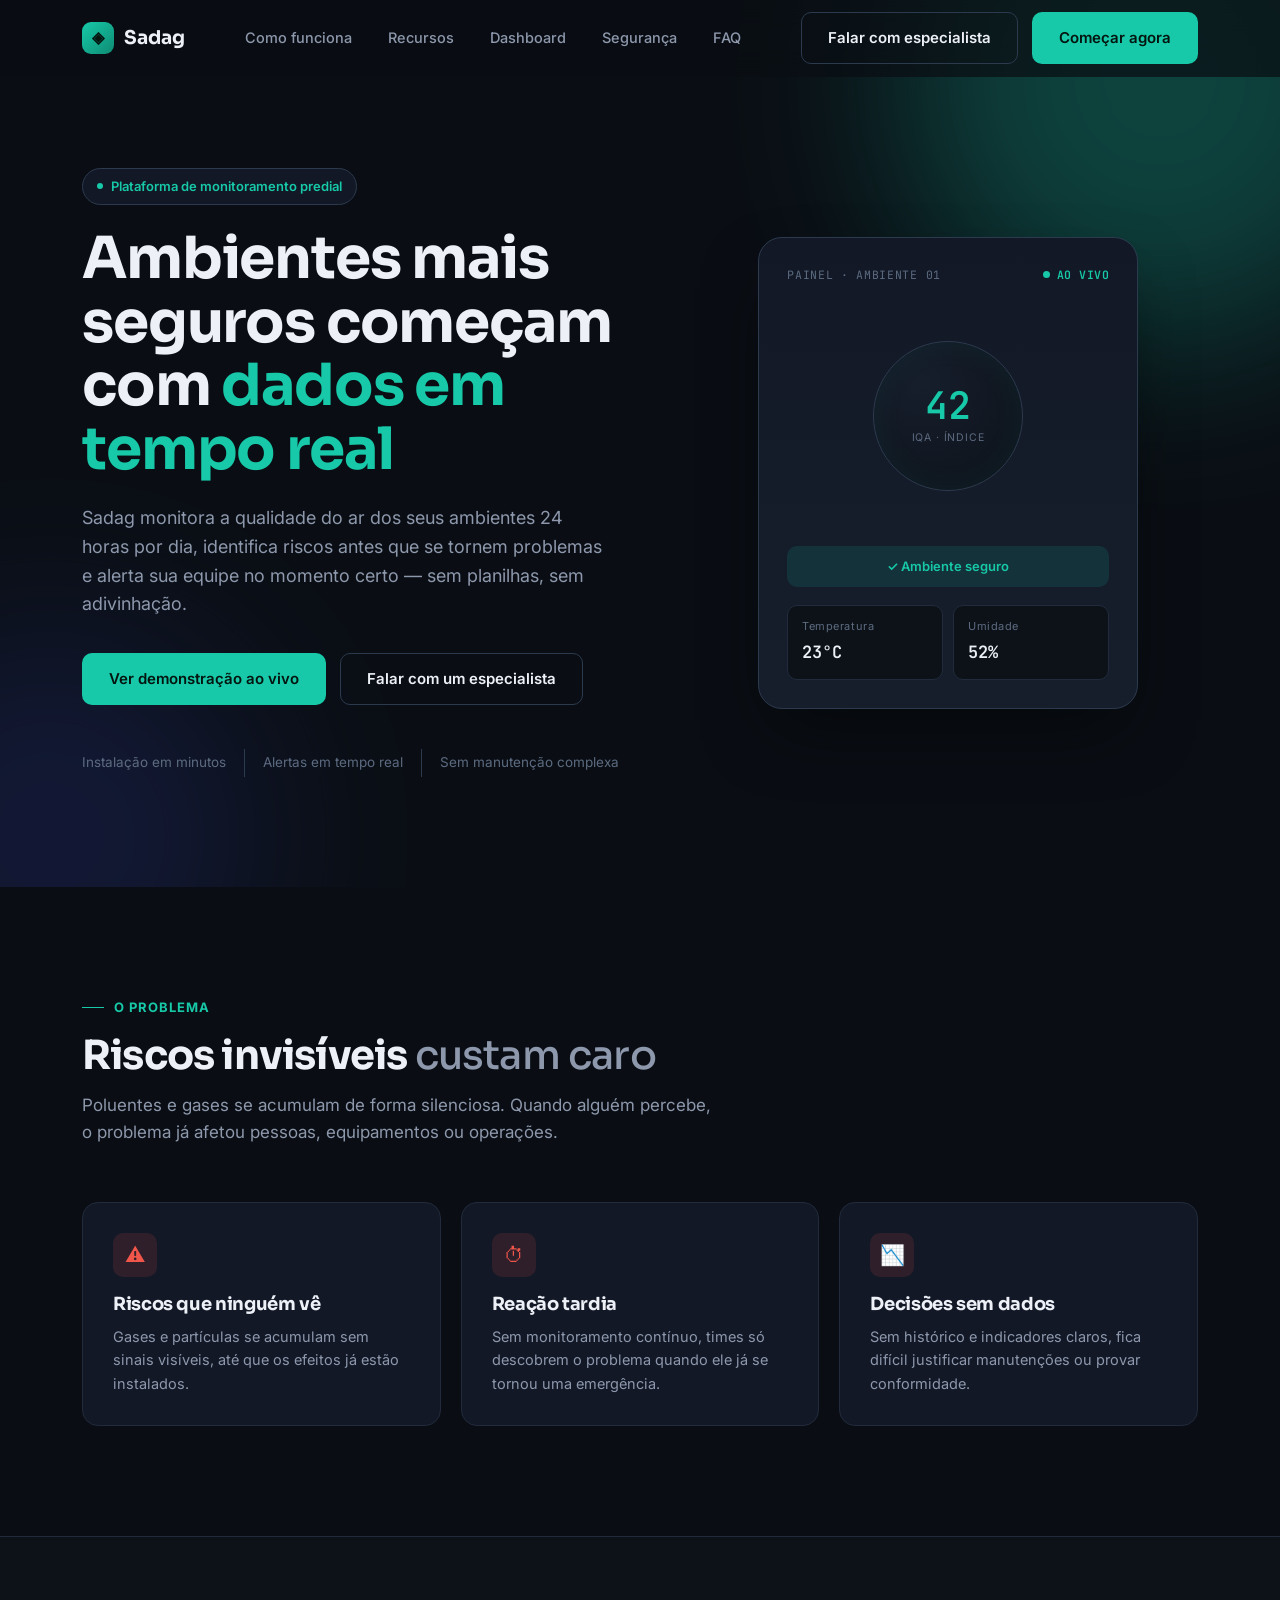
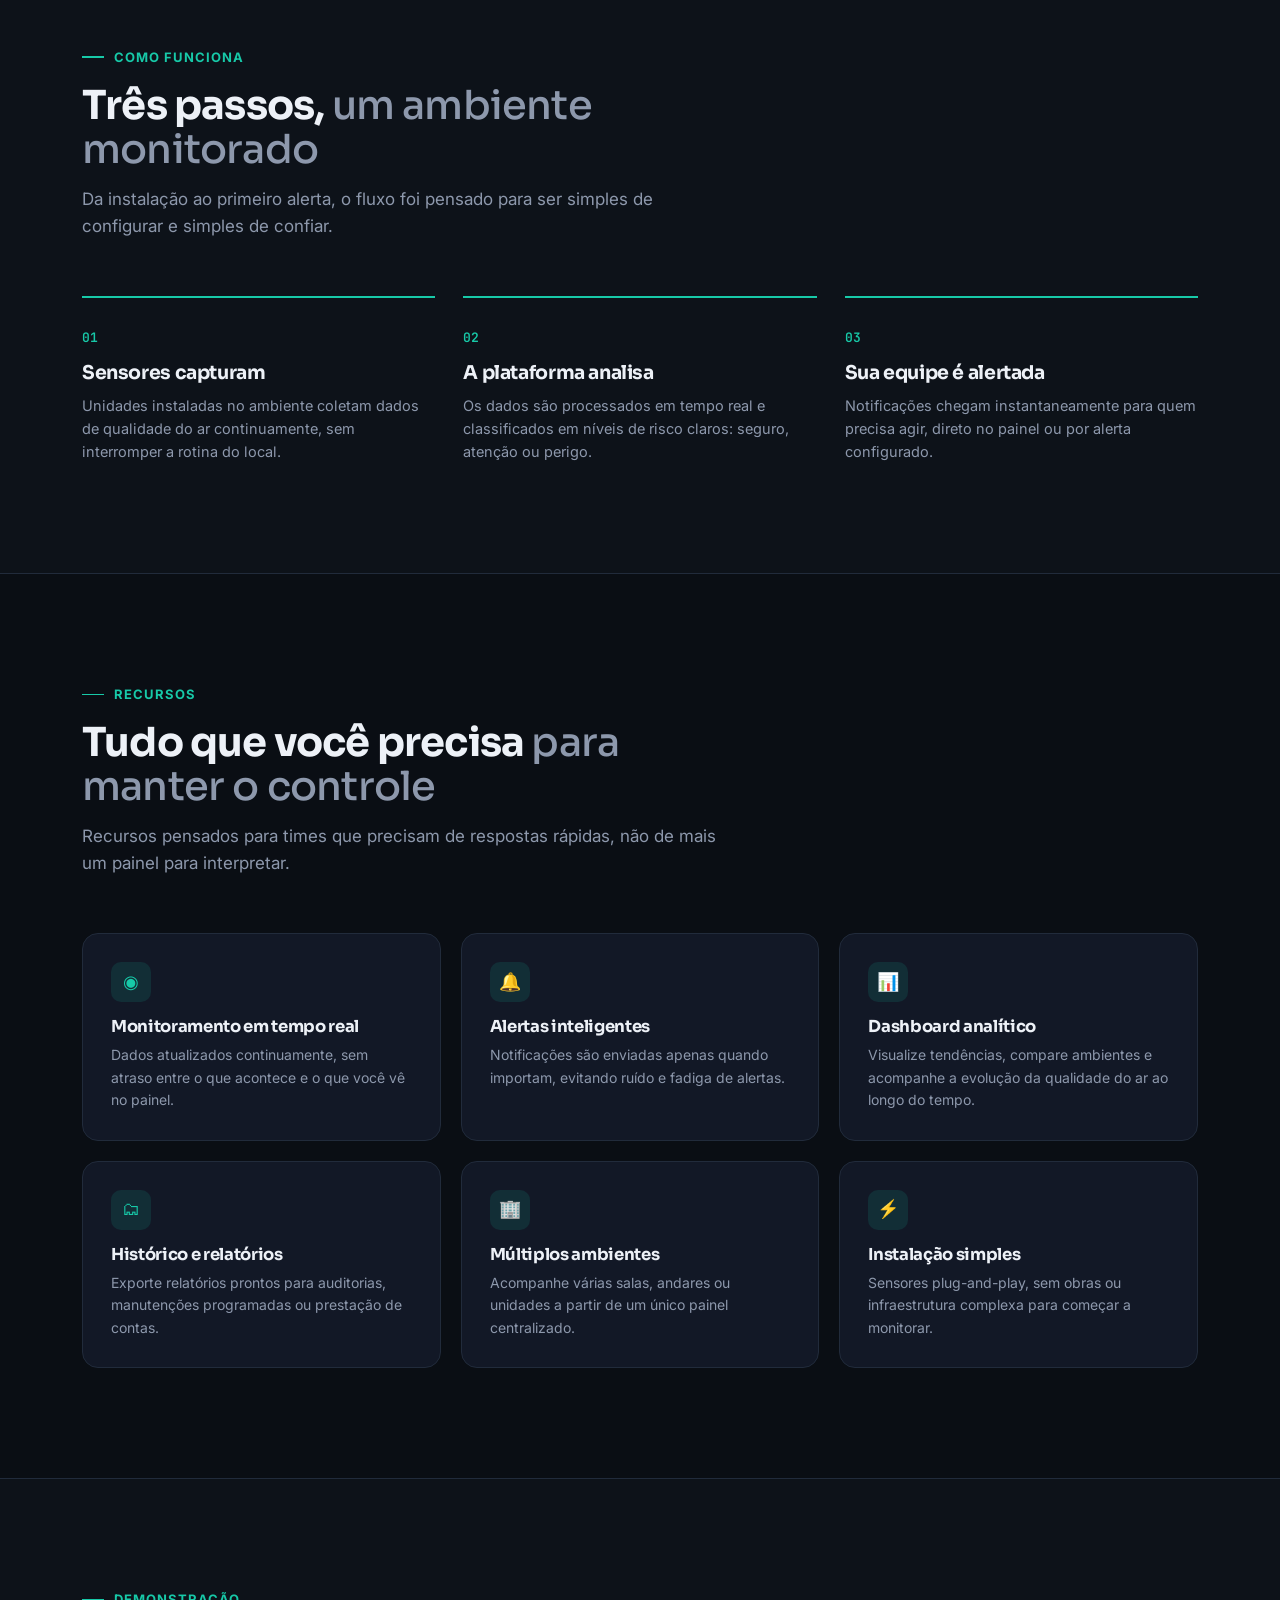
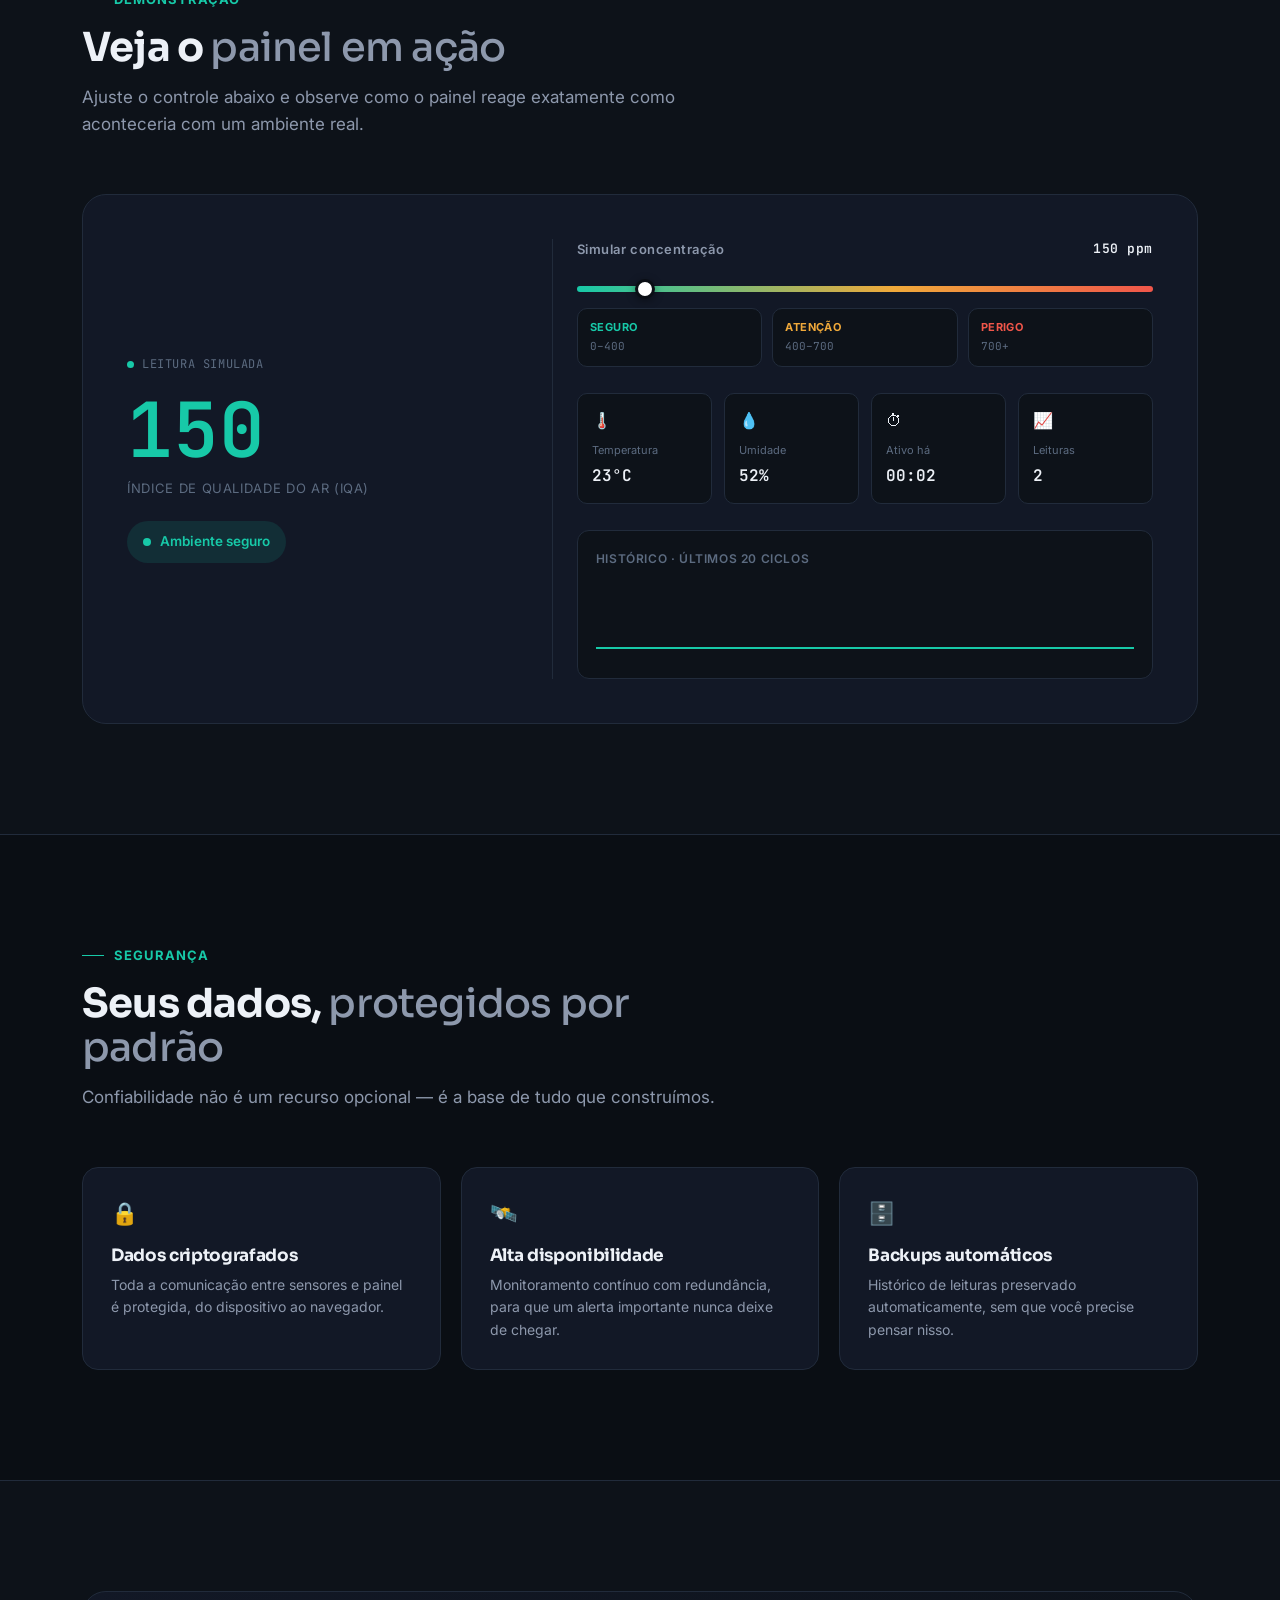
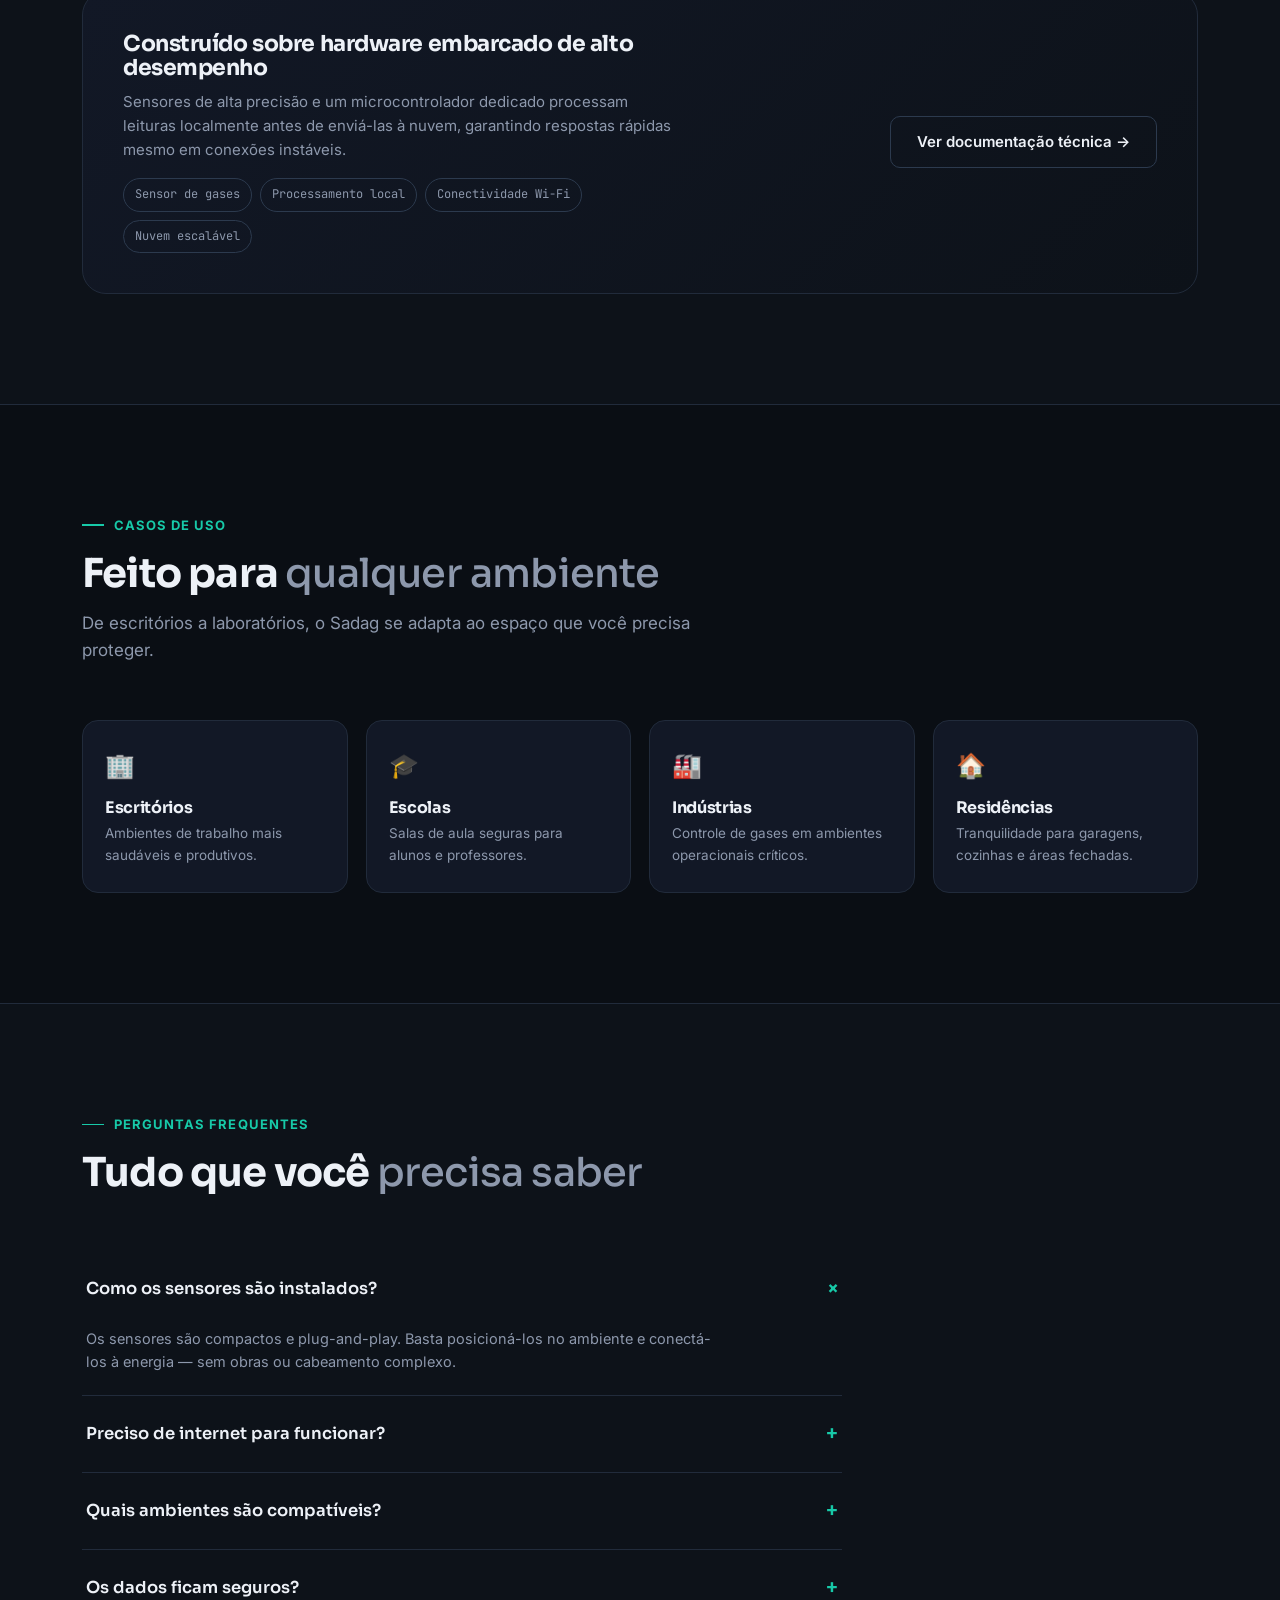
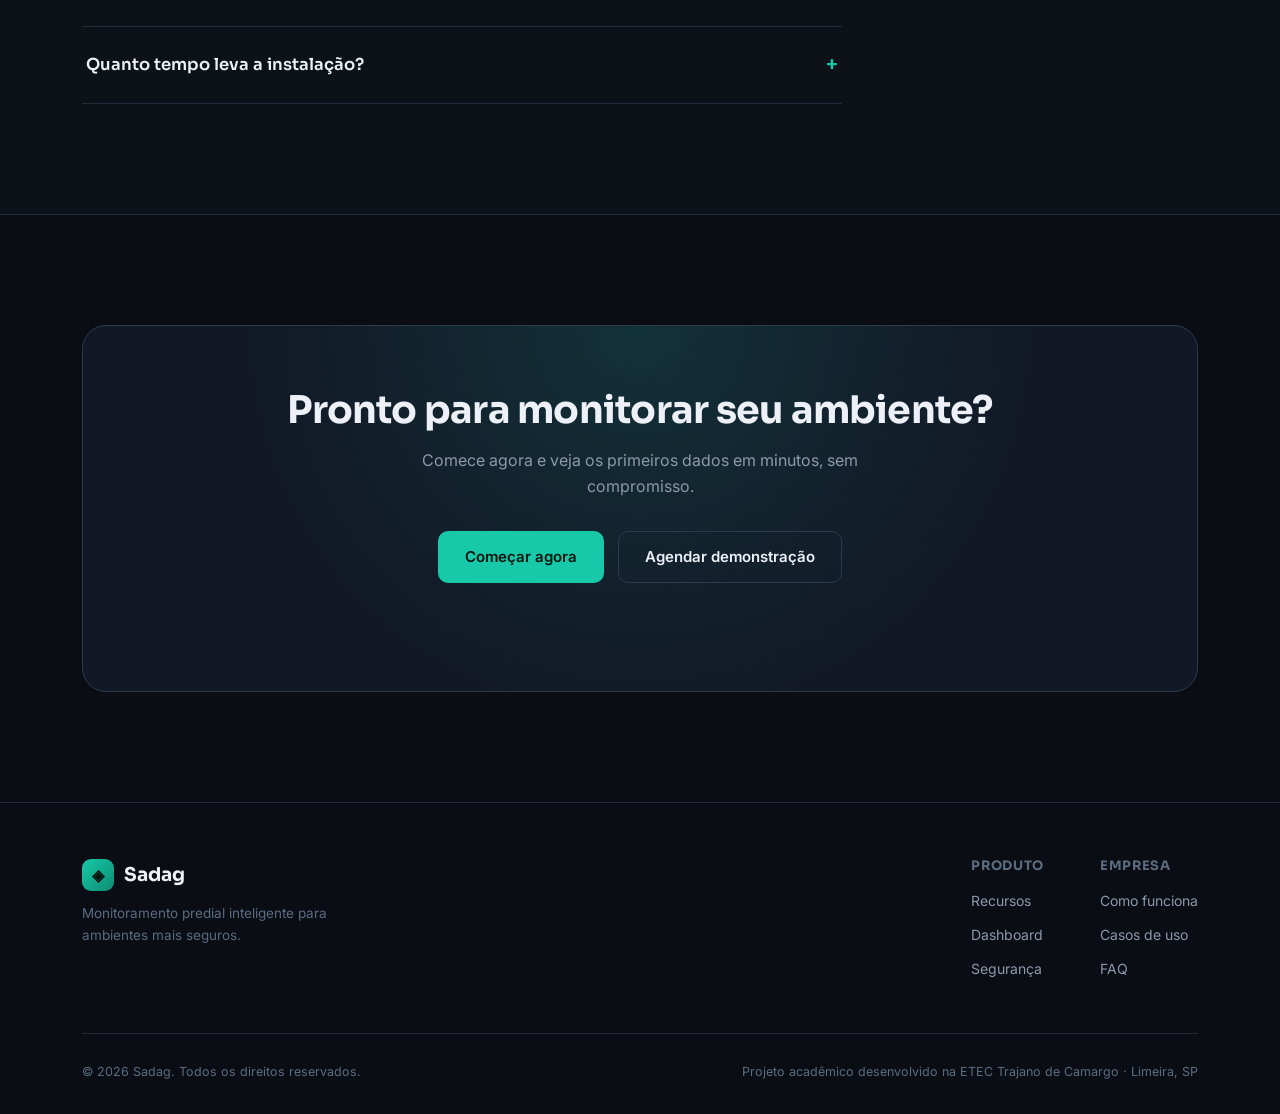
<file: view/html/tcc-final.html>
<!DOCTYPE html>
<html lang="pt-BR">
<head>
<meta charset="UTF-8">
<meta name="viewport" content="width=device-width, initial-scale=1.0">
<title>Sadag — Monitoramento Predial Inteligente</title>
<meta name="description" content="Sadag monitora a qualidade do ar dos seus ambientes em tempo real, identifica riscos antes que se tornem problemas e alerta sua equipe no momento certo.">
<link rel="preconnect" href="https://fonts.googleapis.com">
<link rel="preconnect" href="https://fonts.gstatic.com" crossorigin>
<link href="https://fonts.googleapis.com/css2?family=Sora:wght@400;500;600;700;800&family=Inter:wght@400;500;600;700&family=JetBrains+Mono:wght@400;500;600&display=swap" rel="stylesheet">
<style>

/* ============================================================
   TOKENS
   ============================================================ */
:root{
  --bg:#0A0E14;
  --bg-soft:#0D1219;
  --surface:#121826;
  --surface-2:#161E2C;
  --border:#212B3B;
  --border-strong:#2C3A4E;
  --text:#EDF1F7;
  --text-muted:#8D98AC;
  --text-faint:#5C6B80;
  --accent:#17C9A8;
  --accent-soft:rgba(23,201,168,.12);
  --accent-strong:#1FE3BE;
  --amber:#F0A93A;
  --amber-soft:rgba(240,169,58,.12);
  --danger:#F0564A;
  --danger-soft:rgba(240,86,74,.12);
  --font-display:'Sora',sans-serif;
  --font-body:'Inter',sans-serif;
  --font-mono:'JetBrains Mono',monospace;
  --radius-sm:10px;
  --radius-md:16px;
  --radius-lg:24px;
  --container:1180px;
  --ease:cubic-bezier(.19,1,.22,1);
}

*{margin:0;padding:0;box-sizing:border-box;}
html{scroll-behavior:smooth;}
@media (prefers-reduced-motion: reduce){
  html{scroll-behavior:auto;}
  *{animation-duration:.001ms !important; animation-iteration-count:1 !important; transition-duration:.001ms !important; scroll-behavior:auto !important;}
}

body{
  background:var(--bg);
  color:var(--text);
  font-family:var(--font-body);
  font-size:16px;
  line-height:1.6;
  -webkit-font-smoothing:antialiased;
  overflow-x:hidden;
}

.container{max-width:var(--container); margin:0 auto; padding:0 32px;}

a{color:inherit; text-decoration:none;}
ul{list-style:none;}
img,svg{display:block; max-width:100%;}

h1,h2,h3,h4{font-family:var(--font-display); font-weight:700; letter-spacing:-.02em; line-height:1.1;}

.skip-link{
  position:absolute; left:-9999px; top:0; background:var(--accent); color:#04140F;
  padding:12px 20px; border-radius:8px; z-index:999; font-weight:600;
}
.skip-link:focus{left:16px; top:16px;}

:focus-visible{outline:2px solid var(--accent); outline-offset:3px; border-radius:4px;}

/* ============================================================
   REVEAL ANIMATION
   ============================================================ */
.reveal{opacity:0; transform:translateY(18px); transition:opacity .7s var(--ease), transform .7s var(--ease);}
.reveal.in{opacity:1; transform:translateY(0);}
.reveal-delay-1{transition-delay:.08s;}
.reveal-delay-2{transition-delay:.16s;}
.reveal-delay-3{transition-delay:.24s;}
.reveal-delay-4{transition-delay:.32s;}

/* ============================================================
   BUTTONS
   ============================================================ */
.btn{
  display:inline-flex; align-items:center; justify-content:center; gap:8px;
  padding:13px 26px; border-radius:10px; font-family:var(--font-body);
  font-weight:600; font-size:15px; cursor:pointer; border:1px solid transparent;
  transition:transform .25s var(--ease), background .25s var(--ease), border-color .25s var(--ease);
  white-space:nowrap;
}
.btn:hover{transform:translateY(-2px);}
.btn-primary{background:var(--accent); color:#04140F;}
.btn-primary:hover{background:var(--accent-strong);}
.btn-secondary{background:transparent; color:var(--text); border-color:var(--border-strong);}
.btn-secondary:hover{border-color:var(--accent); background:var(--accent-soft);}
.btn-block{width:100%;}

/* ============================================================
   NAVBAR
   ============================================================ */
header{
  position:fixed; top:0; left:0; right:0; z-index:100;
  background:rgba(10,14,20,.72); backdrop-filter:blur(14px); -webkit-backdrop-filter:blur(14px);
  border-bottom:1px solid transparent;
  transition:border-color .3s ease, background .3s ease;
}
header.scrolled{border-bottom-color:var(--border);}

.navbar{display:flex; align-items:center; justify-content:space-between; height:76px;}

.logo{display:flex; align-items:center; gap:10px; font-family:var(--font-display); font-weight:700; font-size:19px;}
.logo-mark{
  width:32px; height:32px; border-radius:9px;
  background:linear-gradient(135deg, var(--accent), #0E8C74);
  display:flex; align-items:center; justify-content:center;
  color:#04140F; font-size:16px; flex-shrink:0;
}

nav.main-nav{display:flex; align-items:center; gap:36px;}
nav.main-nav a{font-size:14.5px; color:var(--text-muted); font-weight:500; transition:color .2s ease; position:relative;}
nav.main-nav a:hover{color:var(--text);}

.nav-actions{display:flex; align-items:center; gap:14px;}
.nav-cta{display:none;}
@media(min-width:920px){.nav-cta{display:inline-flex;}}

.nav-toggle{
  display:flex; flex-direction:column; gap:5px; background:none; border:none; cursor:pointer; padding:8px;
}
.nav-toggle span{width:22px; height:2px; background:var(--text); border-radius:2px; transition:transform .3s ease, opacity .3s ease;}
@media(min-width:920px){.nav-toggle{display:none;}}
nav.main-nav{display:none;}
@media(min-width:920px){nav.main-nav{display:flex;}}

.mobile-menu{
  position:fixed; inset:76px 0 0 0; background:var(--bg); z-index:99;
  padding:32px; display:flex; flex-direction:column; gap:24px;
  transform:translateY(-12px); opacity:0; pointer-events:none;
  transition:opacity .25s ease, transform .25s ease;
}
.mobile-menu.open{opacity:1; transform:translateY(0); pointer-events:auto;}
.mobile-menu a{font-size:20px; font-family:var(--font-display); font-weight:600;}
@media(min-width:920px){.mobile-menu{display:none;}}

/* ============================================================
   HERO
   ============================================================ */
.hero{
  position:relative; padding:168px 0 110px; overflow:hidden;
}
.hero-orb{position:absolute; border-radius:50%; filter:blur(90px); opacity:.28; pointer-events:none;}
.hero-orb-1{width:520px; height:520px; background:var(--accent); top:-180px; right:-140px;}
.hero-orb-2{width:420px; height:420px; background:#3B4CCA; bottom:-160px; left:-160px; opacity:.18;}

.hero-grid{
  position:relative; z-index:1;
  display:grid; grid-template-columns:1fr; gap:64px; align-items:center;
}
@media(min-width:980px){.hero-grid{grid-template-columns:1.05fr .95fr;}}

.eyebrow-badge{
  display:inline-flex; align-items:center; gap:8px;
  padding:7px 14px; border-radius:100px; border:1px solid var(--border-strong);
  background:var(--surface); font-size:13px; font-weight:600; color:var(--accent);
  margin-bottom:22px;
}
.eyebrow-badge .dot{width:6px; height:6px; border-radius:50%; background:var(--accent); animation:blink 2.4s ease-in-out infinite;}
@keyframes blink{0%,100%{opacity:1;}50%{opacity:.35;}}

.hero h1{font-size:clamp(36px, 5vw, 58px); margin-bottom:22px;}
.hero h1 .accent-text{color:var(--accent);}

.hero-desc{font-size:18px; color:var(--text-muted); max-width:520px; margin-bottom:34px;}

.hero-buttons{display:flex; gap:14px; flex-wrap:wrap; margin-bottom:44px;}

.hero-proof{display:flex; align-items:center; gap:18px; color:var(--text-faint); font-size:13.5px;}
.hero-proof-divider{width:1px; height:28px; background:var(--border-strong);}

/* Hero device / signature pulse visual */
.device-wrap{display:flex; justify-content:center;}
.device{
  position:relative; width:100%; max-width:380px;
  background:linear-gradient(180deg, var(--surface), var(--surface-2));
  border:1px solid var(--border-strong); border-radius:var(--radius-lg);
  padding:28px; box-shadow:0 30px 70px -20px rgba(0,0,0,.6);
}
.device-topbar{display:flex; align-items:center; justify-content:space-between; margin-bottom:22px;}
.device-topbar-label{font-family:var(--font-mono); font-size:11.5px; color:var(--text-faint); letter-spacing:.06em;}
.live-tag{
  display:inline-flex; align-items:center; gap:7px; font-size:11.5px; font-weight:600;
  color:var(--accent); font-family:var(--font-mono); letter-spacing:.04em;
}
.live-tag .live-dot{width:7px; height:7px; border-radius:50%; background:var(--accent); box-shadow:0 0 0 0 var(--accent-soft); animation:livepulse 2s infinite;}
@keyframes livepulse{
  0%{box-shadow:0 0 0 0 rgba(23,201,168,.5);}
  70%{box-shadow:0 0 0 10px rgba(23,201,168,0);}
  100%{box-shadow:0 0 0 0 rgba(23,201,168,0);}
}

.pulse-ring-wrap{position:relative; display:flex; align-items:center; justify-content:center; margin:14px auto 20px; width:220px; height:220px;}
.pulse-ring{position:absolute; border-radius:50%; border:1.5px solid var(--accent); opacity:0; animation:ringExpand 3s ease-out infinite;}
.pulse-ring:nth-child(2){animation-delay:1s;}
.pulse-ring:nth-child(3){animation-delay:2s;}
@keyframes ringExpand{
  0%{width:60px; height:60px; opacity:.6;}
  100%{width:220px; height:220px; opacity:0;}
}
.pulse-core{
  position:relative; z-index:2; width:150px; height:150px; border-radius:50%;
  background:radial-gradient(circle at 32% 28%, var(--surface-2), var(--bg-soft));
  border:1px solid var(--border-strong);
  display:flex; flex-direction:column; align-items:center; justify-content:center;
  box-shadow:inset 0 0 30px rgba(23,201,168,.06);
}
.pulse-value{font-family:var(--font-mono); font-size:38px; font-weight:600; color:var(--accent); line-height:1;}
.pulse-label{font-size:10.5px; color:var(--text-faint); letter-spacing:.08em; margin-top:6px; text-transform:uppercase;}

.device-status-badge{
  display:flex; align-items:center; justify-content:center; gap:8px;
  padding:10px; border-radius:10px; background:var(--accent-soft); color:var(--accent);
  font-size:13px; font-weight:600; margin-bottom:18px;
}

.device-stats{display:grid; grid-template-columns:1fr 1fr; gap:10px;}
.device-stat{
  background:var(--bg-soft); border:1px solid var(--border); border-radius:10px; padding:12px 14px;
}
.device-stat .label{font-size:11px; color:var(--text-faint); letter-spacing:.05em; margin-bottom:4px;}
.device-stat .val{font-family:var(--font-mono); font-size:17px; font-weight:600;}

/* ============================================================
   SECTIONS — SHARED
   ============================================================ */
section{padding:110px 0;}
.section-eyebrow{
  display:flex; align-items:center; gap:10px; margin-bottom:16px;
  font-size:13px; font-weight:700; letter-spacing:.08em; text-transform:uppercase; color:var(--accent);
}
.section-eyebrow::before{content:''; width:22px; height:1.5px; background:var(--accent);}

.section-head{max-width:640px; margin-bottom:56px;}
.section-head h2{font-size:clamp(28px,3.4vw,40px);}
.section-head h2 em{font-style:normal; color:var(--text-muted); font-weight:500;}
.section-head p{color:var(--text-muted); font-size:17px; margin-top:14px;}

.section-alt{background:var(--bg-soft); border-top:1px solid var(--border); border-bottom:1px solid var(--border);}

/* ============================================================
   PROBLEMA
   ============================================================ */
.problem-grid{display:grid; grid-template-columns:1fr; gap:20px;}
@media(min-width:760px){.problem-grid{grid-template-columns:repeat(3,1fr);}}
.problem-card{
  background:var(--surface); border:1px solid var(--border); border-radius:var(--radius-md);
  padding:30px; transition:border-color .3s ease, transform .3s ease;
}
.problem-card:hover{border-color:var(--border-strong); transform:translateY(-4px);}
.problem-card .icon{
  width:44px; height:44px; border-radius:10px; background:var(--danger-soft); color:var(--danger);
  display:flex; align-items:center; justify-content:center; font-size:20px; margin-bottom:18px;
}
.problem-card h3{font-size:18px; margin-bottom:10px;}
.problem-card p{color:var(--text-muted); font-size:14.5px;}

/* ============================================================
   COMO FUNCIONA
   ============================================================ */
.steps{display:grid; grid-template-columns:1fr; gap:0;}
@media(min-width:760px){.steps{grid-template-columns:repeat(3,1fr); gap:28px;}}
.step{position:relative; padding:34px 28px; border-left:2px solid var(--border);}
@media(min-width:760px){.step{border-left:none; border-top:2px solid var(--border); padding:30px 0 0;}}
.step.reveal.in{border-color:var(--accent);}
.step-num{
  font-family:var(--font-mono); font-size:13px; color:var(--accent); font-weight:600;
  margin-bottom:14px; display:block;
}
.step h3{font-size:19px; margin-bottom:10px;}
.step p{color:var(--text-muted); font-size:14.5px;}

/* ============================================================
   RECURSOS / FEATURES
   ============================================================ */
.features-grid{display:grid; grid-template-columns:1fr; gap:20px;}
@media(min-width:640px){.features-grid{grid-template-columns:repeat(2,1fr);}}
@media(min-width:980px){.features-grid{grid-template-columns:repeat(3,1fr);}}

.feature-card{
  background:var(--surface); border:1px solid var(--border); border-radius:var(--radius-md);
  padding:28px; transition:border-color .3s ease, background .3s ease;
}
.feature-card:hover{border-color:var(--accent); background:var(--surface-2);}
.feature-icon{
  width:40px; height:40px; border-radius:10px; background:var(--accent-soft); color:var(--accent);
  display:flex; align-items:center; justify-content:center; font-size:18px; margin-bottom:16px;
}
.feature-card h3{font-size:16.5px; margin-bottom:8px;}
.feature-card p{color:var(--text-muted); font-size:14px;}

/* ============================================================
   DASHBOARD DEMO
   ============================================================ */
.dash-layout{
  display:grid; grid-template-columns:1fr; gap:24px;
  background:var(--surface); border:1px solid var(--border); border-radius:var(--radius-lg); padding:36px;
}
@media(min-width:900px){.dash-layout{grid-template-columns:.85fr 1.15fr; padding:44px;}}

.dash-main{display:flex; flex-direction:column; justify-content:center; text-align:center;}
@media(min-width:900px){.dash-main{text-align:left; align-items:flex-start; border-right:1px solid var(--border); padding-right:40px;}}

.dash-live-tag{display:inline-flex; align-items:center; gap:8px; font-family:var(--font-mono); font-size:12px; color:var(--text-faint); letter-spacing:.05em; margin-bottom:18px;}

.dash-big-num{font-family:var(--font-mono); font-size:76px; font-weight:600; line-height:1; transition:color .3s ease;}
.dash-unit{color:var(--text-faint); font-size:13px; letter-spacing:.05em; margin:10px 0 22px;}
.dash-pill{
  display:inline-flex; align-items:center; gap:9px; padding:10px 16px; border-radius:100px;
  font-size:13.5px; font-weight:600; transition:background .3s ease, color .3s ease;
}
.dash-pill .pdot{width:8px; height:8px; border-radius:50%;}

.dash-right{display:flex; flex-direction:column; gap:26px;}

.slider-block{}
.slider-label-row{display:flex; justify-content:space-between; align-items:center; margin-bottom:14px; font-size:13px; color:var(--text-muted); font-weight:600; letter-spacing:.04em;}
.slider-label-row span:last-child{font-family:var(--font-mono); color:var(--text);}

input[type="range"]{
  -webkit-appearance:none; width:100%; height:6px; border-radius:6px;
  background:linear-gradient(90deg, var(--accent) 0%, var(--amber) 55%, var(--danger) 100%);
  outline:none; margin-bottom:16px;
}
input[type="range"]::-webkit-slider-thumb{
  -webkit-appearance:none; width:20px; height:20px; border-radius:50%;
  background:#fff; border:3px solid var(--bg); box-shadow:0 2px 8px rgba(0,0,0,.4); cursor:pointer;
}
input[type="range"]::-moz-range-thumb{
  width:20px; height:20px; border-radius:50%; background:#fff; border:3px solid var(--bg); cursor:pointer;
}

.thresholds{display:flex; gap:10px; flex-wrap:wrap;}
.threshold-chip{flex:1; min-width:90px; border-radius:10px; padding:10px 12px; border:1px solid var(--border); background:var(--bg-soft);}
.threshold-chip .t-label{font-size:11px; font-weight:700; letter-spacing:.04em;}
.threshold-chip .t-range{font-family:var(--font-mono); font-size:11px; color:var(--text-faint); margin-top:2px;}
.threshold-chip.safe .t-label{color:var(--accent);}
.threshold-chip.warn .t-label{color:var(--amber);}
.threshold-chip.danger .t-label{color:var(--danger);}

.mini-stats-row{display:grid; grid-template-columns:repeat(2,1fr); gap:12px;}
@media(min-width:520px){.mini-stats-row{grid-template-columns:repeat(4,1fr);}}
.mini-stat{background:var(--bg-soft); border:1px solid var(--border); border-radius:10px; padding:14px;}
.mini-stat .mi-icon{font-size:16px; margin-bottom:8px;}
.mini-stat .mi-label{font-size:11px; color:var(--text-faint); margin-bottom:4px;}
.mini-stat .mi-val{font-family:var(--font-mono); font-size:16px; font-weight:600;}

.chart-block{background:var(--bg-soft); border:1px solid var(--border); border-radius:12px; padding:18px;}
.chart-block-title{font-size:12px; color:var(--text-faint); letter-spacing:.05em; margin-bottom:12px; font-weight:600;}
.chart-block svg{width:100%; height:80px; display:block;}

/* ============================================================
   SEGURANÇA
   ============================================================ */
.security-grid{display:grid; grid-template-columns:1fr; gap:20px;}
@media(min-width:760px){.security-grid{grid-template-columns:repeat(3,1fr);}}
.security-card{padding:28px; border:1px solid var(--border); border-radius:var(--radius-md); background:var(--surface);}
.security-card .icon{font-size:22px; margin-bottom:16px;}
.security-card h3{font-size:17px; margin-bottom:8px;}
.security-card p{color:var(--text-muted); font-size:14px;}

/* ============================================================
   TECNOLOGIA (resumo)
   ============================================================ */
.tech-strip{
  display:flex; flex-direction:column; gap:24px; align-items:flex-start;
  border:1px solid var(--border); border-radius:var(--radius-lg); padding:40px;
  background:linear-gradient(135deg, var(--surface), var(--bg-soft));
}
@media(min-width:820px){.tech-strip{flex-direction:row; align-items:center; justify-content:space-between;}}
.tech-strip-text{max-width:560px;}
.tech-strip-text h3{font-size:22px; margin-bottom:10px;}
.tech-strip-text p{color:var(--text-muted); font-size:15px;}
.tech-tags{display:flex; gap:8px; flex-wrap:wrap; margin-top:16px;}
.tech-tag{
  font-family:var(--font-mono); font-size:12px; color:var(--text-muted);
  border:1px solid var(--border-strong); padding:6px 11px; border-radius:100px;
}

/* ============================================================
   CASOS DE USO
   ============================================================ */
.usecase-grid{display:grid; grid-template-columns:1fr; gap:18px;}
@media(min-width:640px){.usecase-grid{grid-template-columns:repeat(2,1fr);}}
@media(min-width:980px){.usecase-grid{grid-template-columns:repeat(4,1fr);}}
.usecase-card{
  padding:26px 22px; border:1px solid var(--border); border-radius:var(--radius-md);
  text-align:left; background:var(--surface);
}
.usecase-card .icon{font-size:24px; margin-bottom:14px;}
.usecase-card h3{font-size:16px; margin-bottom:6px;}
.usecase-card p{font-size:13.5px; color:var(--text-muted);}

/* ============================================================
   FAQ
   ============================================================ */
.faq-list{max-width:760px;}
.faq-item{border-bottom:1px solid var(--border);}
.faq-item summary{
  list-style:none; display:flex; align-items:center; justify-content:space-between;
  padding:22px 4px; cursor:pointer; font-family:var(--font-display); font-weight:600; font-size:16.5px;
}
.faq-item summary::-webkit-details-marker{display:none;}
.faq-item summary .plus{font-size:20px; color:var(--accent); transition:transform .3s ease; flex-shrink:0; margin-left:16px;}
.faq-item[open] summary .plus{transform:rotate(45deg);}
.faq-item p{padding:0 4px 22px; color:var(--text-muted); font-size:14.5px; max-width:640px;}

/* ============================================================
   CTA FINAL
   ============================================================ */
.cta-final{
  border:1px solid var(--border-strong); border-radius:var(--radius-lg);
  padding:64px 40px; text-align:center; position:relative; overflow:hidden;
  background:radial-gradient(circle at 50% 0%, rgba(23,201,168,.14), transparent 60%), var(--surface);
}
.cta-final h2{font-size:clamp(26px,3.4vw,38px); margin-bottom:16px;}
.cta-final p{color:var(--text-muted); font-size:16px; margin-bottom:32px; max-width:480px; margin-left:auto; margin-right:auto;}
.cta-final .hero-buttons{justify-content:center;}

/* ============================================================
   FOOTER
   ============================================================ */
footer{border-top:1px solid var(--border); padding:56px 0 32px;}
.footer-top{display:flex; flex-direction:column; gap:36px; margin-bottom:40px;}
@media(min-width:760px){.footer-top{flex-direction:row; justify-content:space-between;}}
.footer-brand{max-width:280px;}
.footer-brand p{color:var(--text-faint); font-size:13.5px; margin-top:12px;}
.footer-cols{display:flex; gap:56px; flex-wrap:wrap;}
.footer-col h4{font-size:13px; color:var(--text-faint); letter-spacing:.05em; text-transform:uppercase; margin-bottom:16px;}
.footer-col a{display:block; font-size:14px; color:var(--text-muted); margin-bottom:12px; transition:color .2s ease;}
.footer-col a:hover{color:var(--text);}
.footer-bottom{
  display:flex; flex-direction:column; gap:10px; padding-top:28px; border-top:1px solid var(--border);
  font-size:12.5px; color:var(--text-faint);
}
@media(min-width:760px){.footer-bottom{flex-direction:row; justify-content:space-between;}}

</style>
</head>
<body>

<a href="#inicio" class="skip-link">Pular para o conteúdo</a>

<!-- ====================================================== -->
<!-- HEADER -->
<!-- ====================================================== --> 
<header id="header">
  <div class="container navbar">
    <a href="#inicio" class="logo">
      <span class="logo-mark" aria-hidden="true">◈</span>
      Sadag
    </a>

    <nav class="main-nav" aria-label="Navegação principal">
      <a href="#como-funciona">Como funciona</a>
      <a href="#recursos">Recursos</a>
      <a href="#dashboard">Dashboard</a>
      <a href="#seguranca">Segurança</a>
      <a href="#faq">FAQ</a>
    </nav>

    <div class="nav-actions">
      <a href="#cta-final" class="btn btn-secondary nav-cta">Falar com especialista</a>
      <a href="./acesso.php" class="btn btn-primary nav-cta">Começar agora</a>
      <button class="nav-toggle" id="navToggle" aria-label="Abrir menu" aria-expanded="false" aria-controls="mobileMenu">
        <span></span><span></span><span></span>
      </button>
    </div>
  </div>

  <div class="mobile-menu" id="mobileMenu">
    <a href="#como-funciona">Como funciona</a>
    <a href="#recursos">Recursos</a>
    <a href="#dashboard">Dashboard</a>
    <a href="#seguranca">Segurança</a>
    <a href="#faq">FAQ</a>
    <a href="#cta-final" class="btn btn-primary btn-block" style="margin-top:12px;">Começar agora</a>
  </div>
</header>

<!-- ====================================================== -->
<!-- HERO -->
<!-- ====================================================== -->
<section class="hero" id="inicio">
  <div class="hero-orb hero-orb-1" aria-hidden="true"></div>
  <div class="hero-orb hero-orb-2" aria-hidden="true"></div>

  <div class="container hero-grid">
    <div>
      <div class="eyebrow-badge reveal in">
        <span class="dot" aria-hidden="true"></span>
        Plataforma de monitoramento predial
      </div>

      <h1 class="reveal in">Ambientes mais seguros começam com <span class="accent-text">dados em tempo real</span></h1>

      <p class="hero-desc reveal in reveal-delay-1">
        Sadag monitora a qualidade do ar dos seus ambientes 24 horas por dia, identifica riscos
        antes que se tornem problemas e alerta sua equipe no momento certo — sem planilhas,
        sem adivinhação.
      </p>

      <div class="hero-buttons reveal in reveal-delay-2">
        <a href="#dashboard" class="btn btn-primary">Ver demonstração ao vivo</a>
        <a href="#cta-final" class="btn btn-secondary">Falar com um especialista</a>
      </div>

      <div class="hero-proof reveal in reveal-delay-3">
        <span>Instalação em minutos</span>
        <span class="hero-proof-divider" aria-hidden="true"></span>
        <span>Alertas em tempo real</span>
        <span class="hero-proof-divider" aria-hidden="true"></span>
        <span>Sem manutenção complexa</span>
      </div>
    </div>

    <div class="device-wrap reveal in reveal-delay-2">
      <div class="device" role="img" aria-label="Painel mostrando índice de qualidade do ar em 42, classificado como ambiente seguro, com temperatura de 23 graus e umidade de 52 por cento">
        <div class="device-topbar">
          <span class="device-topbar-label">PAINEL · AMBIENTE 01</span>
          <span class="live-tag"><span class="live-dot" aria-hidden="true"></span>AO VIVO</span>
        </div>

        <div class="pulse-ring-wrap" aria-hidden="true">
          <div class="pulse-ring"></div>
          <div class="pulse-ring"></div>
          <div class="pulse-ring"></div>
          <div class="pulse-core">
            <div class="pulse-value">42</div>
            <div class="pulse-label">IQA · Índice</div>
          </div>
        </div>

        <div class="device-status-badge">✓ Ambiente seguro</div>

        <div class="device-stats">
          <div class="device-stat">
            <div class="label">Temperatura</div>
            <div class="val">23°C</div>
          </div>
          <div class="device-stat">
            <div class="label">Umidade</div>
            <div class="val">52%</div>
          </div>
        </div>
      </div>
    </div>
  </div>
</section>

<!-- ====================================================== -->
<!-- PROBLEMA -->
<!-- ====================================================== -->
<section id="problema">
  <div class="container">
    <div class="section-eyebrow reveal">O problema</div>
    <div class="section-head reveal">
      <h2>Riscos invisíveis <em>custam caro</em></h2>
      <p>Poluentes e gases se acumulam de forma silenciosa. Quando alguém percebe, o problema já afetou pessoas, equipamentos ou operações.</p>
    </div>

    <div class="problem-grid">
      <div class="problem-card reveal reveal-delay-1">
        <div class="icon" aria-hidden="true">⚠</div>
        <h3>Riscos que ninguém vê</h3>
        <p>Gases e partículas se acumulam sem sinais visíveis, até que os efeitos já estão instalados.</p>
      </div>
      <div class="problem-card reveal reveal-delay-2">
        <div class="icon" aria-hidden="true">⏱</div>
        <h3>Reação tardia</h3>
        <p>Sem monitoramento contínuo, times só descobrem o problema quando ele já se tornou uma emergência.</p>
      </div>
      <div class="problem-card reveal reveal-delay-3">
        <div class="icon" aria-hidden="true">📉</div>
        <h3>Decisões sem dados</h3>
        <p>Sem histórico e indicadores claros, fica difícil justificar manutenções ou provar conformidade.</p>
      </div>
    </div>
  </div>
</section>

<!-- ====================================================== -->
<!-- COMO FUNCIONA -->
<!-- ====================================================== -->
<section id="como-funciona" class="section-alt">
  <div class="container">
    <div class="section-eyebrow reveal">Como funciona</div>
    <div class="section-head reveal">
      <h2>Três passos, <em>um ambiente monitorado</em></h2>
      <p>Da instalação ao primeiro alerta, o fluxo foi pensado para ser simples de configurar e simples de confiar.</p>
    </div>

    <div class="steps">
      <div class="step reveal reveal-delay-1">
        <span class="step-num">01</span>
        <h3>Sensores capturam</h3>
        <p>Unidades instaladas no ambiente coletam dados de qualidade do ar continuamente, sem interromper a rotina do local.</p>
      </div>
      <div class="step reveal reveal-delay-2">
        <span class="step-num">02</span>
        <h3>A plataforma analisa</h3>
        <p>Os dados são processados em tempo real e classificados em níveis de risco claros: seguro, atenção ou perigo.</p>
      </div>
      <div class="step reveal reveal-delay-3">
        <span class="step-num">03</span>
        <h3>Sua equipe é alertada</h3>
        <p>Notificações chegam instantaneamente para quem precisa agir, direto no painel ou por alerta configurado.</p>
      </div>
    </div>
  </div>
</section>

<!-- ====================================================== -->
<!-- RECURSOS -->
<!-- ====================================================== -->
<section id="recursos">
  <div class="container">
    <div class="section-eyebrow reveal">Recursos</div>
    <div class="section-head reveal">
      <h2>Tudo que você precisa <em>para manter o controle</em></h2>
      <p>Recursos pensados para times que precisam de respostas rápidas, não de mais um painel para interpretar.</p>
    </div>

    <div class="features-grid">
      <div class="feature-card reveal reveal-delay-1">
        <div class="feature-icon" aria-hidden="true">◉</div>
        <h3>Monitoramento em tempo real</h3>
        <p>Dados atualizados continuamente, sem atraso entre o que acontece e o que você vê no painel.</p>
      </div>
      <div class="feature-card reveal reveal-delay-2">
        <div class="feature-icon" aria-hidden="true">🔔</div>
        <h3>Alertas inteligentes</h3>
        <p>Notificações são enviadas apenas quando importam, evitando ruído e fadiga de alertas.</p>
      </div>
      <div class="feature-card reveal reveal-delay-3">
        <div class="feature-icon" aria-hidden="true">📊</div>
        <h3>Dashboard analítico</h3>
        <p>Visualize tendências, compare ambientes e acompanhe a evolução da qualidade do ar ao longo do tempo.</p>
      </div>
      <div class="feature-card reveal reveal-delay-1">
        <div class="feature-icon" aria-hidden="true">🗂</div>
        <h3>Histórico e relatórios</h3>
        <p>Exporte relatórios prontos para auditorias, manutenções programadas ou prestação de contas.</p>
      </div>
      <div class="feature-card reveal reveal-delay-2">
        <div class="feature-icon" aria-hidden="true">🏢</div>
        <h3>Múltiplos ambientes</h3>
        <p>Acompanhe várias salas, andares ou unidades a partir de um único painel centralizado.</p>
      </div>
      <div class="feature-card reveal reveal-delay-3">
        <div class="feature-icon" aria-hidden="true">⚡</div>
        <h3>Instalação simples</h3>
        <p>Sensores plug-and-play, sem obras ou infraestrutura complexa para começar a monitorar.</p>
      </div>
    </div>
  </div>
</section>

<!-- ====================================================== -->
<!-- DASHBOARD DEMO -->
<!-- ====================================================== -->
<section id="dashboard" class="section-alt">
  <div class="container">
    <div class="section-eyebrow reveal">Demonstração</div>
    <div class="section-head reveal">
      <h2>Veja o <em>painel em ação</em></h2>
      <p>Ajuste o controle abaixo e observe como o painel reage exatamente como aconteceria com um ambiente real.</p>
    </div>

    <div class="dash-layout reveal">
      <div class="dash-main">
        <div class="dash-live-tag"><span class="live-dot" aria-hidden="true" style="display:inline-block;width:7px;height:7px;border-radius:50%;background:var(--accent);"></span>LEITURA SIMULADA</div>
        <div class="dash-big-num" id="dashNum" style="color:var(--accent)">150</div>
        <div class="dash-unit">ÍNDICE DE QUALIDADE DO AR (IQA)</div>
        <div class="dash-pill" id="dashPill" style="background:var(--accent-soft); color:var(--accent);">
          <span class="pdot" id="dashPdot" style="background:var(--accent);"></span>
          <span id="dashPillText">Ambiente seguro</span>
        </div>
      </div>

      <div class="dash-right">
        <div class="slider-block">
          <div class="slider-label-row">
            <span>Simular concentração</span>
            <span id="sliderVal">150 ppm</span>
          </div>
          <input type="range" id="ppmSlider" min="50" max="1000" value="150" aria-label="Simular concentração de gás em partes por milhão">
          <div class="thresholds">
            <div class="threshold-chip safe">
              <div class="t-label">SEGURO</div>
              <div class="t-range">0–400</div>
            </div>
            <div class="threshold-chip warn">
              <div class="t-label">ATENÇÃO</div>
              <div class="t-range">400–700</div>
            </div>
            <div class="threshold-chip danger">
              <div class="t-label">PERIGO</div>
              <div class="t-range">700+</div>
            </div>
          </div>
        </div>

        <div class="mini-stats-row">
          <div class="mini-stat">
            <div class="mi-icon" aria-hidden="true">🌡️</div>
            <div class="mi-label">Temperatura</div>
            <div class="mi-val">23°C</div>
          </div>
          <div class="mini-stat">
            <div class="mi-icon" aria-hidden="true">💧</div>
            <div class="mi-label">Umidade</div>
            <div class="mi-val">52%</div>
          </div>
          <div class="mini-stat">
            <div class="mi-icon" aria-hidden="true">⏱</div>
            <div class="mi-label">Ativo há</div>
            <div class="mi-val" id="uptimeVal">00:00</div>
          </div>
          <div class="mini-stat">
            <div class="mi-icon" aria-hidden="true">📈</div>
            <div class="mi-label">Leituras</div>
            <div class="mi-val" id="readCount">0</div>
          </div>
        </div>

        <div class="chart-block">
          <div class="chart-block-title">HISTÓRICO · ÚLTIMOS 20 CICLOS</div>
          <svg viewBox="0 0 400 80" preserveAspectRatio="none" id="historySvg" aria-hidden="true">
            <polyline id="historyLine" fill="none" stroke="#17C9A8" stroke-width="2" points=""></polyline>
          </svg>
        </div>
      </div>
    </div>
  </div>
</section>

<!-- ====================================================== -->
<!-- SEGURANÇA -->
<!-- ====================================================== -->
<section id="seguranca">
  <div class="container">
    <div class="section-eyebrow reveal">Segurança</div>
    <div class="section-head reveal">
      <h2>Seus dados, <em>protegidos por padrão</em></h2>
      <p>Confiabilidade não é um recurso opcional — é a base de tudo que construímos.</p>
    </div>

    <div class="security-grid">
      <div class="security-card reveal reveal-delay-1">
        <div class="icon" aria-hidden="true">🔒</div>
        <h3>Dados criptografados</h3>
        <p>Toda a comunicação entre sensores e painel é protegida, do dispositivo ao navegador.</p>
      </div>
      <div class="security-card reveal reveal-delay-2">
        <div class="icon" aria-hidden="true">🛰️</div>
        <h3>Alta disponibilidade</h3>
        <p>Monitoramento contínuo com redundância, para que um alerta importante nunca deixe de chegar.</p>
      </div>
      <div class="security-card reveal reveal-delay-3">
        <div class="icon" aria-hidden="true">🗄️</div>
        <h3>Backups automáticos</h3>
        <p>Histórico de leituras preservado automaticamente, sem que você precise pensar nisso.</p>
      </div>
    </div>
  </div>
</section>

<!-- ====================================================== -->
<!-- TECNOLOGIA (resumo) -->
<!-- ====================================================== -->
<section class="section-alt">
  <div class="container">
    <div class="tech-strip reveal">
      <div class="tech-strip-text">
        <h3>Construído sobre hardware embarcado de alto desempenho</h3>
        <p>Sensores de alta precisão e um microcontrolador dedicado processam leituras localmente antes de enviá-las à nuvem, garantindo respostas rápidas mesmo em conexões instáveis.</p>
        <div class="tech-tags">
          <span class="tech-tag">Sensor de gases</span>
          <span class="tech-tag">Processamento local</span>
          <span class="tech-tag">Conectividade Wi-Fi</span>
          <span class="tech-tag">Nuvem escalável</span>
        </div>
      </div>
      <a href="#" class="btn btn-secondary">Ver documentação técnica →</a>
    </div>
  </div>
</section>

<!-- ====================================================== -->
<!-- CASOS DE USO -->
<!-- ====================================================== -->
<section id="casos-de-uso">
  <div class="container">
    <div class="section-eyebrow reveal">Casos de uso</div>
    <div class="section-head reveal">
      <h2>Feito para <em>qualquer ambiente</em></h2>
      <p>De escritórios a laboratórios, o Sadag se adapta ao espaço que você precisa proteger.</p>
    </div>

    <div class="usecase-grid">
      <div class="usecase-card reveal reveal-delay-1">
        <div class="icon" aria-hidden="true">🏢</div>
        <h3>Escritórios</h3>
        <p>Ambientes de trabalho mais saudáveis e produtivos.</p>
      </div>
      <div class="usecase-card reveal reveal-delay-2">
        <div class="icon" aria-hidden="true">🎓</div>
        <h3>Escolas</h3>
        <p>Salas de aula seguras para alunos e professores.</p>
      </div>
      <div class="usecase-card reveal reveal-delay-3">
        <div class="icon" aria-hidden="true">🏭</div>
        <h3>Indústrias</h3>
        <p>Controle de gases em ambientes operacionais críticos.</p>
      </div>
      <div class="usecase-card reveal reveal-delay-4">
        <div class="icon" aria-hidden="true">🏠</div>
        <h3>Residências</h3>
        <p>Tranquilidade para garagens, cozinhas e áreas fechadas.</p>
      </div>
    </div>
  </div>
</section>

<!-- ====================================================== -->
<!-- FAQ -->
<!-- ====================================================== -->
<section id="faq" class="section-alt">
  <div class="container">
    <div class="section-eyebrow reveal">Perguntas frequentes</div>
    <div class="section-head reveal">
      <h2>Tudo que você <em>precisa saber</em></h2>
    </div>

    <div class="faq-list reveal">
      <details class="faq-item" open>
        <summary>Como os sensores são instalados?
          <span class="plus" aria-hidden="true">+</span>
        </summary>
        <p>Os sensores são compactos e plug-and-play. Basta posicioná-los no ambiente e conectá-los à energia — sem obras ou cabeamento complexo.</p>
      </details>
      <details class="faq-item">
        <summary>Preciso de internet para funcionar?
          <span class="plus" aria-hidden="true">+</span>
        </summary>
        <p>O dispositivo processa as leituras localmente e envia os dados ao painel assim que houver conexão Wi-Fi disponível, sem perder registros no caminho.</p>
      </details>
      <details class="faq-item">
        <summary>Quais ambientes são compatíveis?
          <span class="plus" aria-hidden="true">+</span>
        </summary>
        <p>Escritórios, escolas, indústrias, laboratórios e residências. Qualquer ambiente fechado onde a qualidade do ar precise ser acompanhada.</p>
      </details>
      <details class="faq-item">
        <summary>Os dados ficam seguros?
          <span class="plus" aria-hidden="true">+</span>
        </summary>
        <p>Sim. As leituras trafegam de forma criptografada e ficam armazenadas com backups automáticos, com acesso restrito a quem você autorizar.</p>
      </details>
      <details class="faq-item">
        <summary>Quanto tempo leva a instalação?
          <span class="plus" aria-hidden="true">+</span>
        </summary>
        <p>Poucos minutos por ambiente. Não é necessário nenhum conhecimento técnico para colocar o sistema em funcionamento.</p>
      </details>
    </div>
  </div>
</section>

<!-- ====================================================== -->
<!-- CTA FINAL -->
<!-- ====================================================== -->
<section id="cta-final">
  <div class="container">
    <div class="cta-final reveal">
      <h2>Pronto para monitorar seu ambiente?</h2>
      <p>Comece agora e veja os primeiros dados em minutos, sem compromisso.</p>
      <div class="hero-buttons">
        <a href="#" class="btn btn-primary">Começar agora</a>
        <a href="#" class="btn btn-secondary">Agendar demonstração</a>
      </div>
    </div>
  </div>
</section>

<!-- ====================================================== -->
<!-- FOOTER -->
<!-- ====================================================== -->
<footer>
  <div class="container">
    <div class="footer-top">
      <div class="footer-brand">
        <a href="#inicio" class="logo">
          <span class="logo-mark" aria-hidden="true">◈</span>
          Sadag
        </a>
        <p>Monitoramento predial inteligente para ambientes mais seguros.</p>
      </div>

      <div class="footer-cols">
        <div class="footer-col">
          <h4>Produto</h4>
          <a href="#recursos">Recursos</a>
          <a href="#dashboard">Dashboard</a>
          <a href="#seguranca">Segurança</a>
        </div>
        <div class="footer-col">
          <h4>Empresa</h4>
          <a href="#como-funciona">Como funciona</a>
          <a href="#casos-de-uso">Casos de uso</a>
          <a href="#faq">FAQ</a>
        </div>
      </div>
    </div>

    <div class="footer-bottom">
      <span>© 2026 Sadag. Todos os direitos reservados.</span>
      <span>Projeto acadêmico desenvolvido na ETEC Trajano de Camargo · Limeira, SP</span>
    </div>
  </div>
</footer>

<script>
(function(){
  "use strict";

  /* Header scroll state */
  const header = document.getElementById('header');
  window.addEventListener('scroll', () => {
    header.classList.toggle('scrolled', window.scrollY > 12);
  }, {passive:true});

  /* Mobile menu */
  const navToggle = document.getElementById('navToggle');
  const mobileMenu = document.getElementById('mobileMenu');
  navToggle.addEventListener('click', () => {
    const open = mobileMenu.classList.toggle('open');
    navToggle.setAttribute('aria-expanded', open ? 'true' : 'false');
  });
  mobileMenu.querySelectorAll('a').forEach(a => {
    a.addEventListener('click', () => {
      mobileMenu.classList.remove('open');
      navToggle.setAttribute('aria-expanded', 'false');
    });
  });

  /* Scroll reveal */
  const revealEls = document.querySelectorAll('.reveal');
  if('IntersectionObserver' in window){
    const io = new IntersectionObserver((entries) => {
      entries.forEach(entry => {
        if(entry.isIntersecting){
          entry.target.classList.add('in');
          io.unobserve(entry.target);
        }
      });
    }, {threshold:.15});
    revealEls.forEach(el => io.observe(el));
  } else {
    revealEls.forEach(el => el.classList.add('in'));
  }

  /* Dashboard demo logic */
  const slider = document.getElementById('ppmSlider');
  const sliderVal = document.getElementById('sliderVal');
  const dashNum = document.getElementById('dashNum');
  const dashPill = document.getElementById('dashPill');
  const dashPdot = document.getElementById('dashPdot');
  const dashPillText = document.getElementById('dashPillText');
  const readCount = document.getElementById('readCount');
  const uptimeVal = document.getElementById('uptimeVal');
  const historyLine = document.getElementById('historyLine');

  let reads = 0;
  let seconds = 0;
  let history = Array(20).fill(150);

  function statusFor(v){
    if(v < 400) return {key:'safe', label:'Ambiente seguro', color:'#17C9A8', soft:'rgba(23,201,168,.12)'};
    if(v < 700) return {key:'warn', label:'Nível de atenção', color:'#F0A93A', soft:'rgba(240,169,58,.12)'};
    return {key:'danger', label:'Nível de perigo', color:'#F0564A', soft:'rgba(240,86,74,.12)'};
  }

  function drawHistory(){
    const w = 400, h = 80;
    const max = 1000, min = 0;
    const step = w / (history.length - 1);
    const pts = history.map((v,i) => {
      const x = i * step;
      const y = h - ((v - min) / (max - min)) * h;
      return x.toFixed(1) + ',' + y.toFixed(1);
    }).join(' ');
    historyLine.setAttribute('points', pts);
  }

  function updateDash(v){
    const s = statusFor(v);
    dashNum.style.color = s.color;
    dashNum.textContent = v;
    dashPill.style.background = s.soft;
    dashPill.style.color = s.color;
    dashPdot.style.background = s.color;
    dashPillText.textContent = s.label;
    sliderVal.textContent = v + ' ppm';
  }

  slider.addEventListener('input', (e) => {
    const v = parseInt(e.target.value, 10);
    updateDash(v);
    history.shift();
    history.push(v);
    drawHistory();
  });

  updateDash(parseInt(slider.value, 10));
  drawHistory();

  setInterval(() => {
    seconds++;
    reads++;
    readCount.textContent = reads;
    const m = String(Math.floor(seconds/60)).padStart(2,'0');
    const s = String(seconds%60).padStart(2,'0');
    uptimeVal.textContent = m + ':' + s;
  }, 1000);

})();
</script>
</body>
</html>
</file>
